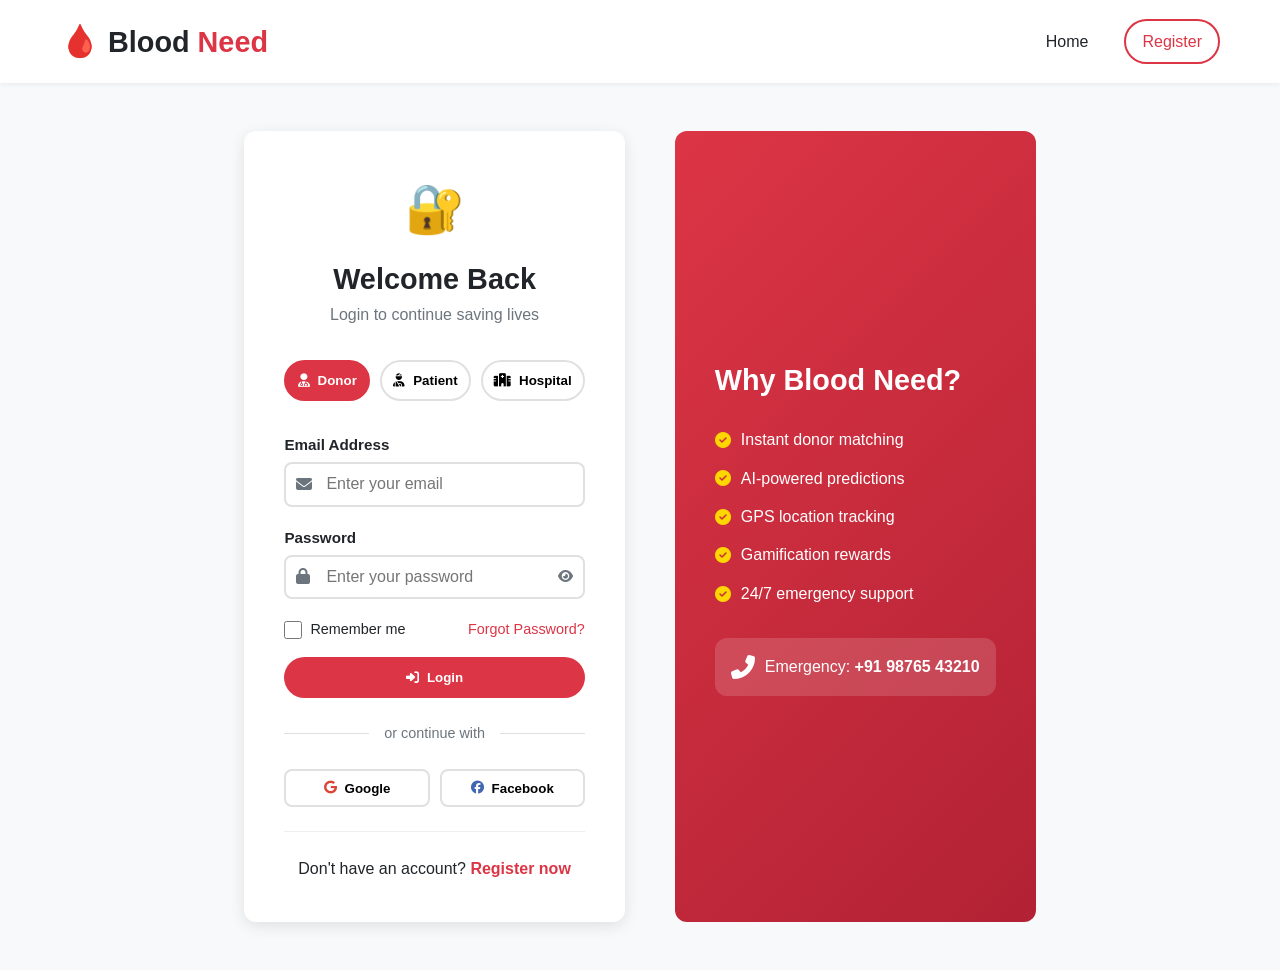
<file: BloodNeed-Frontend/pages/dashboard.html>
<!DOCTYPE html>
<html lang="en">
<head>
    <meta charset="UTF-8" />
    <meta name="viewport" content="width=device-width, initial-scale=1.0" />
    <title>Dashboard - Blood Need</title>
    
    <!-- CSS Files -->
    <link rel="stylesheet" href="../src/assets/css/style.css">  
    <link rel="stylesheet" href="../src/assets/css/responsive.css">
    <link rel="stylesheet" href="../src/assets/css/components.css">
    <link rel ="stylesheet" href="https://cdnjs.cloudflare.com/ajax/libs/font-awesome/6.4.0/css/all.min.css" />
</head>
<body>

    <!-- ==================== NAVIGATION ==================== -->
    <nav class="navbar dashboard-nav">
        <div class="container">
            <div class="navbar-brand">
                <a href="../index.html">
                    <span class="blood-icon">🩸</span>
                    Blood <span class="highlight">Need</span>
                </a>
            </div>
            
            <div class="navbar-links">
                <a href="dashboard.html" class="active">Dashboard</a>
                <a href="request-blood.html">Request</a>
                <a href="donor-matching.html">Matching</a>
                <div class="notification-wrapper">
                    <a href="#" class="notification-icon" onclick="toggleNotifications()">
                        <i class="fas fa-bell"></i>
                        <span class="notification-badge" id="notifBadge">3</span>
                    </a>
                    <div class="notification-dropdown" id="notifDropdown">
                        <div class="notif-header">Notifications</div>
                        <div class="notif-item">
                            <span class="notif-dot"></span>
                            New blood request in your area
                        </div>
                        <div class="notif-item">
                            <span class="notif-dot"></span>
                            You earned a new badge!
                        </div>
                        <div class="notif-item">
                            <span class="notif-dot"></span>
                            Donation drive this weekend
                        </div>
                    </div>
                </div>
                <div class="profile-dropdown">
                    <img src="https://ui-avatars.com/api/?name=John+Doe&background=DC3545&color=fff" alt="Profile" class="profile-avatar" />
                    <div class="dropdown-menu" id="profileMenu">
                        <a href="#">Profile</a>
                        <a href="#">Settings</a>
                        <a href="#" onclick="window.API.auth.logout(); return false;">Logout</a>
                    </div>
                </div>
            </div>
            
            <button class="hamburger" id="hamburger">
                <i class="fas fa-bars"></i>
            </button>
        </div>
    </nav>

    <!-- ==================== DASHBOARD CONTENT ==================== -->
    <div class="dashboard-container">
        <div class="container">
            <!-- Welcome Section -->
            <div class="welcome-section">
                <div>
                    <h2 class="welcome-message">Welcome back! 👋</h2>
                    <p id="welcomeSubtext">Loading your dashboard...</p>
                </div>
                <div class="availability-toggle" id="availabilitySection">
                    <label class="switch">
                        <input type="checkbox" id="availabilityToggle" checked />
                        <span class="slider"></span>
                    </label>
                    <span id="availabilityStatus" class="status-badge available">Available</span>
                </div>
            </div>

            <!-- Stats Cards -->
            <div class="stats-grid">
                <div class="stat-card">
                    <div class="stat-icon red"><i class="fas fa-heart"></i></div>
                    <div class="stat-info">
                        <span class="stat-value">12</span>
                        <span class="stat-label">Total Donations</span>
                    </div>
                </div>
                <div class="stat-card">
                    <div class="stat-icon blue"><i class="fas fa-trophy"></i></div>
                    <div class="stat-info">
                        <span class="stat-value">850</span>
                        <span class="stat-label">Points Earned</span>
                    </div>
                </div>
                <div class="stat-card">
                    <div class="stat-icon gold"><i class="fas fa-medal"></i></div>
                    <div class="stat-info">
                        <span class="stat-value">Silver</span>
                        <span class="stat-label">Badge Level</span>
                    </div>
                </div>
                <div class="stat-card">
                    <div class="stat-icon green"><i class="fas fa-clock"></i></div>
                    <div class="stat-info">
                        <span class="stat-value">2 min</span>
                        <span class="stat-label">Avg Response</span>
                    </div>
                </div>
            </div>

            <!-- Main Content -->
            <div class="dashboard-grid">
                <!-- Recent Activity -->
                <div class="dashboard-card">
                    <div class="card-header">
                        <h3 id="activityTitle">Recent Activity</h3>
                        <a href="#" class="view-all" id="activityViewAll">View All</a>
                    </div>
                    <div class="card-body" id="activityBody">
                        <div class="activity-item">
                            <div class="activity-icon">⏳</div>
                            <div class="activity-info">
                                <h4>Loading...</h4>
                                <p>Please wait</p>
                            </div>
                        </div>
                    </div>
                </div>

                <!-- Requests / Matches -->
                <div class="dashboard-card">
                    <div class="card-header">
                        <h3 id="requestsTitle">My Requests</h3>
                        <a href="request-blood.html" class="btn-primary btn-sm" id="newRequestBtn">New Request</a>
                    </div>
                    <div class="card-body" id="requestsBody">
                        <div class="request-item">
                            <div class="request-info">
                                <span class="blood-tag">--</span>
                                <div>
                                    <h4>Loading...</h4>
                                    <p>Please wait</p>
                                </div>
                            </div>
                        </div>
                    </div>
                </div>
            </div>

            <!-- Quick Actions -->
            <div class="quick-actions">
                <a href="request-blood.html" class="quick-action emergency">
                    <i class="fas fa-ambulance"></i>
                    <span>Emergency Request</span>
                </a>
                <a href="donor-matching.html" class="quick-action">
                    <i class="fas fa-search"></i>
                    <span>Find Donors</span>
                </a>
                <a href="#" class="quick-action">
                    <i class="fas fa-user-edit"></i>
                    <span>Update Profile</span>
                </a>
                <a href="#" class="quick-action">
                    <i class="fas fa-chart-line"></i>
                    <span>View Analytics</span>
                </a>
            </div>

            <!-- Leaderboard Preview (donor only) -->
            <div class="dashboard-card" id="leaderboardSection">
                <div class="card-header">
                    <h3>🏆 Your Gamification</h3>
                </div>
                <div class="card-body" id="leaderboardBody">
                    <div class="leaderboard-preview">
                        <div class="leaderboard-item gold">
                            <span class="rank">Tier</span>
                            <span class="name" id="gamTier">Bronze</span>
                            <span class="donations" id="gamPoints">0 points</span>
                        </div>
                    </div>
                </div>
            </div>
        </div>
    </div>

    <!-- Socket.IO -->
    <script src="https://cdn.socket.io/4.7.2/socket.io.min.js"></script>
    
    <script src="../src/assets/js/main.js"></script>
    <script src="../src/assets/js/utils.js"></script>
    <script src="../src/assets/js/api.js?v=2"></script>
    <script src="../src/assets/js/interactive.js?v=2"></script>
    <script>
        function getUserType() {
            return localStorage.getItem('user_type') || 'donor';
        }

        function renderEmptyState(container, message, icon = '📋') {
            container.innerHTML = `
                <div class="activity-item">
                    <div class="activity-icon">${icon}</div>
                    <div class="activity-info">
                        <h4>${message}</h4>
                        <p>No records yet</p>
                    </div>
                </div>`;
        }

        function renderRequestItem(req) {
            const level = (req.emergency_level || 'Normal').toLowerCase();
            return `
                <div class="request-item">
                    <div class="request-info">
                        <span class="blood-tag">${req.blood_group}</span>
                        <div>
                            <h4>${req.hospital_name}</h4>
                            <p>${req.emergency_level} • ${req.units_needed} unit(s) • ${req.status}</p>
                        </div>
                    </div>
                    <span class="emergency-badge ${level}">${req.emergency_level}</span>
                </div>`;
        }

        async function loadDonorDashboard() {
            document.getElementById('activityTitle').textContent = 'Recent Donations';
            document.getElementById('requestsTitle').textContent = 'Recent Matches';
            document.getElementById('newRequestBtn').style.display = 'none';
            document.getElementById('availabilitySection').style.display = 'flex';
            document.getElementById('leaderboardSection').style.display = 'block';

            const [profileRes, gamificationRes, historyRes] = await Promise.all([
                window.API.donor.getProfile(),
                window.API.donor.getGamification(),
                window.API.donor.getHistory()
            ]);

            if (profileRes.success) {
                const profile = profileRes.data;
                document.querySelector('.welcome-message').textContent = `Welcome back, ${profile.name}! 👋`;
                document.getElementById('welcomeSubtext').innerHTML =
                    `You've saved <strong>${profile.total_donations || 0}</strong> lives so far. Keep up the great work!`;

                const avatar = document.querySelector('.profile-avatar');
                if (avatar) {
                    avatar.src = `https://ui-avatars.com/api/?name=${encodeURIComponent(profile.name)}&background=DC3545&color=fff`;
                }

                const toggle = document.getElementById('availabilityToggle');
                const status = document.getElementById('availabilityStatus');
                toggle.checked = profile.is_available;
                status.textContent = profile.is_available ? 'Available' : 'Not Available';
                status.className = profile.is_available ? 'status-badge available' : 'status-badge not-available';

                const statValues = document.querySelectorAll('.stat-value');
                if (statValues[0]) statValues[0].textContent = profile.total_donations || 0;
            }

            if (gamificationRes.success) {
                const gam = gamificationRes.data;
                const statValues = document.querySelectorAll('.stat-value');
                if (statValues[1]) statValues[1].textContent = gam.points || 0;
                if (statValues[2]) statValues[2].textContent = gam.tier || 'Bronze';
                document.getElementById('gamTier').textContent = gam.tier || 'Bronze';
                document.getElementById('gamPoints').textContent = `${gam.points || 0} points`;
            }

            const activityBody = document.getElementById('activityBody');
            if (historyRes.success && historyRes.data.length > 0) {
                activityBody.innerHTML = historyRes.data.slice(0, 3).map(h => `
                    <div class="activity-item">
                        <div class="activity-icon">🩸</div>
                        <div class="activity-info">
                            <h4>Donation #${h.history_id}</h4>
                            <p>Request #${h.request_id} • ${new Date(h.donation_date).toLocaleDateString()}</p>
                        </div>
                        <span class="status-badge success">${h.status}</span>
                    </div>
                `).join('');
            } else {
                renderEmptyState(activityBody, 'No donations yet', '🩸');
            }

            renderEmptyState(document.getElementById('requestsBody'), 'No active matches', '🔍');
        }

        async function loadPatientDashboard() {
            document.getElementById('activityTitle').textContent = 'My Blood Requests';
            document.getElementById('requestsTitle').textContent = 'Active Requests';
            document.getElementById('newRequestBtn').style.display = 'inline-flex';
            document.getElementById('availabilitySection').style.display = 'none';
            document.getElementById('leaderboardSection').style.display = 'none';

            const storedUser = JSON.parse(localStorage.getItem('user_data') || '{}');
            document.querySelector('.welcome-message').textContent = `Welcome, ${storedUser.name || 'Patient'}! 👋`;
            document.getElementById('welcomeSubtext').textContent = 'Manage your blood requests and find matching donors.';

            const avatar = document.querySelector('.profile-avatar');
            if (avatar && storedUser.name) {
                avatar.src = `https://ui-avatars.com/api/?name=${encodeURIComponent(storedUser.name)}&background=DC3545&color=fff`;
            }

            const requestsRes = await window.API.patient.getRequests();
            const requests = requestsRes.success ? requestsRes.data : [];
            const pending = requests.filter(r => r.status === 'Pending' || r.status === 'Processing');
            const fulfilled = requests.filter(r => r.status === 'Fulfilled');

            const statValues = document.querySelectorAll('.stat-value');
            if (statValues[0]) statValues[0].textContent = requests.length;
            if (statValues[1]) statValues[1].textContent = pending.length;
            if (statValues[2]) statValues[2].textContent = fulfilled.length;
            if (statValues[3]) statValues[3].textContent = requests[0]?.emergency_level || '—';

            document.querySelectorAll('.stat-label')[0].textContent = 'Total Requests';
            document.querySelectorAll('.stat-label')[1].textContent = 'Pending';
            document.querySelectorAll('.stat-label')[2].textContent = 'Fulfilled';
            document.querySelectorAll('.stat-label')[3].textContent = 'Latest Priority';

            const activityBody = document.getElementById('activityBody');
            const requestsBody = document.getElementById('requestsBody');

            if (requests.length > 0) {
                activityBody.innerHTML = requests.slice(0, 3).map(r => `
                    <div class="activity-item">
                        <div class="activity-icon">🩸</div>
                        <div class="activity-info">
                            <h4>${r.blood_group} at ${r.hospital_name}</h4>
                            <p>${r.units_needed} unit(s) • ${new Date(r.request_time).toLocaleString()}</p>
                        </div>
                        <span class="status-badge ${r.status === 'Pending' ? 'pending' : 'success'}">${r.status}</span>
                    </div>
                `).join('');

                const displayRequests = pending.length > 0 ? pending : requests;
                requestsBody.innerHTML = displayRequests.slice(0, 3).map(renderRequestItem).join('');

                if (requests[0]?.request_id) {
                    localStorage.setItem('current_request_id', requests[0].request_id);
                }
            } else {
                renderEmptyState(activityBody, 'No blood requests yet', '📋');
                requestsBody.innerHTML = `
                    <div class="request-item">
                        <div class="request-info">
                            <span class="blood-tag">+</span>
                            <div>
                                <h4>No requests yet</h4>
                                <p>Create your first blood request</p>
                            </div>
                        </div>
                    </div>`;
            }
        }

        async function loadHospitalDashboard() {
            document.getElementById('activityTitle').textContent = 'Hospital Requests';
            document.getElementById('requestsTitle').textContent = 'Actions';
            document.getElementById('newRequestBtn').href = 'request-blood.html';
            document.getElementById('newRequestBtn').textContent = 'Create Request';
            document.getElementById('newRequestBtn').style.display = 'inline-block';
            document.getElementById('availabilitySection').style.display = 'none';
            document.getElementById('leaderboardSection').style.display = 'none';
            
            // Fetch stats and requests
            const [statsRes, requestsRes] = await Promise.all([
                window.API.hospital.getResponseStats(),
                window.API.hospital.getRequests()
            ]);
            
            // Update stats cards
            const statValues = document.querySelectorAll('.stat-value');
            const statLabels = document.querySelectorAll('.stat-label');
            
            if (statsRes.success) {
                const stats = statsRes.data;
                statValues[0].textContent = stats.total_accepted || 0;
                statLabels[0].textContent = 'Total Accepted';
                
                statValues[1].textContent = `${stats.average_response_time_seconds || 0}s`;
                statLabels[1].textContent = 'Avg Response Time';
                
                statValues[2].textContent = stats.total_rejected || 0;
                statLabels[2].textContent = 'Total Rejected';
                
                statValues[3].textContent = stats.sample_size || 0;
                statLabels[3].textContent = 'Sample Size';
            }
            
            // Render hospital requests
            const activityBody = document.getElementById('activityBody');
            if (requestsRes.success && requestsRes.data.length > 0) {
                activityBody.innerHTML = requestsRes.data.map(r => {
                    const level = (r.emergency_level || 'Normal').toLowerCase();
                    return `
                        <div class="activity-item">
                            <div class="activity-icon">🏥</div>
                            <div class="activity-info">
                                <h4>${r.blood_group} request for ${r.units_needed} units</h4>
                                <p>Status: ${r.status} • Level: ${r.emergency_level}</p>
                            </div>
                            <span class="emergency-badge ${level}">${r.emergency_level}</span>
                        </div>
                    `;
                }).join('');
                
                // Render Actions card
                const requestsBody = document.getElementById('requestsBody');
                requestsBody.innerHTML = `
                    <div class="hospital-verification-box" style="padding:10px 0;">
                        <h4 style="margin-bottom:10px;">Verify Donor OTP</h4>
                        <div class="form-group" style="margin-bottom:10px;">
                            <input type="number" id="verifyRequestId" placeholder="Request ID" class="form-control" style="width:100%;padding:8px;margin-bottom:8px;border:1px solid #ddd;border-radius:4px;" />
                            <input type="number" id="verifyDonorId" placeholder="Donor ID" class="form-control" style="width:100%;padding:8px;margin-bottom:8px;border:1px solid #ddd;border-radius:4px;" />
                            <input type="text" id="verifyOtp" placeholder="6-digit OTP" class="form-control" style="width:100%;padding:8px;margin-bottom:8px;border:1px solid #ddd;border-radius:4px;" />
                        </div>
                        <button class="btn-primary" onclick="verifyDonorDonation()" style="width:100%;padding:10px;background:#28A745;color:white;border:none;border-radius:4px;cursor:pointer;">
                            <i class="fas fa-check-circle"></i> Verify Donation
                        </button>
                    </div>
                `;
            } else {
                renderEmptyState(activityBody, 'No pending hospital requests', '🏥');
                document.getElementById('requestsBody').innerHTML = '<p style="color:#6c757d;text-align:center;padding:20px;">No verification actions needed</p>';
            }
            
            // Update profile avatar and name
            const user_data = JSON.parse(localStorage.getItem('user_data') || '{}');
            if (user_data.name) {
                document.querySelector('.welcome-message').textContent = `Welcome, ${user_data.name}! 👋`;
                document.getElementById('welcomeSubtext').textContent = 'Hospital dashboard. Manage requests and verify donor OTPs.';
                const avatar = document.querySelector('.profile-avatar');
                if (avatar) {
                    avatar.src = `https://ui-avatars.com/api/?name=${encodeURIComponent(user_data.name)}&background=28A745&color=fff`;
                }
            }
        }

        async function verifyDonorDonation() {
            const requestId = document.getElementById('verifyRequestId').value;
            const donorId = document.getElementById('verifyDonorId').value;
            const otp = document.getElementById('verifyOtp').value;
            
            if (!requestId || !donorId || !otp) {
                showNotification('Please fill in all fields', 'warning');
                return;
            }
            
            try {
                const response = await window.API.hospital.verifyDonation(
                    parseInt(requestId),
                    parseInt(donorId),
                    otp
                );
                
                if (response.success) {
                    showNotification(response.message, 'success');
                    setTimeout(() => { location.reload(); }, 1500);
                } else {
                    showNotification(response.message || 'Verification failed', 'error');
                }
            } catch (err) {
                showNotification('Verification failed', 'error');
            }
        }

        document.addEventListener('DOMContentLoaded', async function() {
            if (!window.API || !window.API.api) {
                showNotification('API not loaded. Please refresh the page.', 'error');
                console.error('API not available:', window.API);
                return;
            }
            
            const token = window.API.api.getToken();
            if (!token) {
                window.location.href = 'login.html';
                return;
            }

            try {
                const userType = getUserType();
                if (userType === 'patient') {
                    await loadPatientDashboard();
                } else if (userType === 'hospital') {
                    await loadHospitalDashboard();
                } else {
                    await loadDonorDashboard();
                }
            } catch (error) {
                if (error.status === 401) {
                    window.location.href = 'login.html';
                } else {
                    showNotification('Failed to load dashboard data', 'error');
                }
            }
        });
        
        // Availability toggle (donor only)
        document.getElementById('availabilityToggle').addEventListener('change', async function() {
            if (getUserType() !== 'donor') return;

            const status = document.getElementById('availabilityStatus');
            const available = this.checked;
            
            try {
                const response = await window.API.donor.updateAvailability(available);
                if (response.success) {
                    status.textContent = available ? 'Available' : 'Not Available';
                    status.className = available ? 'status-badge available' : 'status-badge not-available';
                    showNotification(response.message, 'success');
                }
            } catch (error) {
                this.checked = !available;
                showNotification('Failed to update availability', 'error');
            }
        });
        
        function toggleNotifications() {
            document.getElementById('notifDropdown').classList.toggle('show');
        }
        
        document.querySelector('.profile-dropdown').addEventListener('click', function(e) {
            e.stopPropagation();
            document.getElementById('profileMenu').classList.toggle('show');
        });
        
        document.addEventListener('click', function() {
            document.getElementById('notifDropdown').classList.remove('show');
            document.getElementById('profileMenu').classList.remove('show');
        });
    </script>
</body>
</html>
</file>
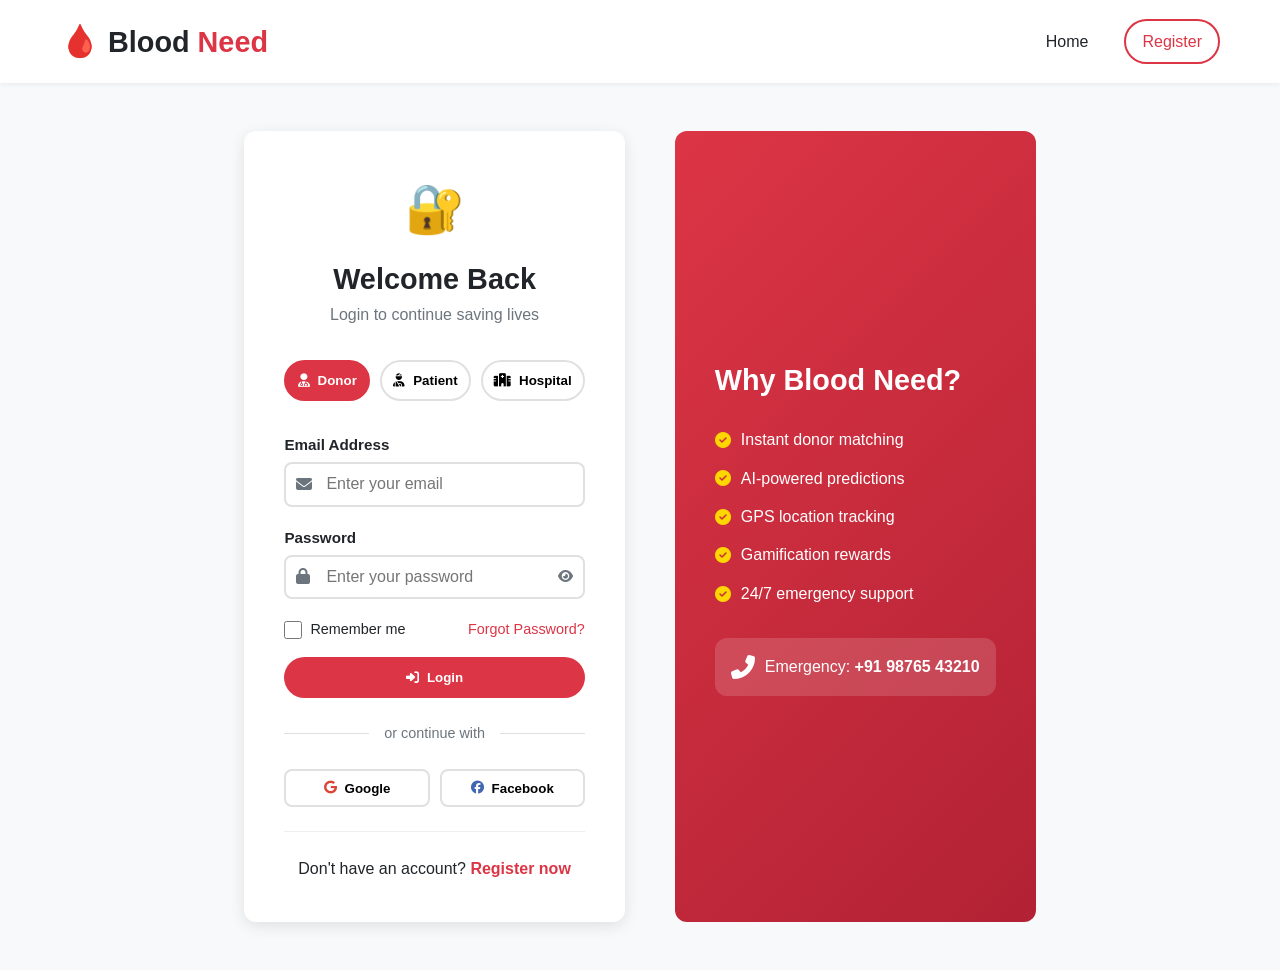
<file: BloodNeed-Frontend/pages/login.html>
<!DOCTYPE html>
<html lang="en">
<head>
    <meta charset="UTF-8" />
    <meta name="viewport" content="width=device-width, initial-scale=1.0" />
    <title>Login - Blood Need</title>
    
    <link rel="stylesheet" href="../src/assets/css/style.css">
    <link rel="stylesheet" href="../src/assets/css/responsive.css">
    <link rel="stylesheet" href="../src/assets/css/components.css">
    <link rel="stylesheet" href="https://cdnjs.cloudflare.com/ajax/libs/font-awesome/6.4.0/css/all.min.css" />
</head>
<body>

    <!-- ==================== NAVIGATION ==================== -->
    <nav class="navbar navbar-minimal">
        <div class="container">
            <div class="navbar-brand">
                <a href="../index.html">
                    <span class="blood-icon">🩸</span>
                    Blood <span class="highlight">Need</span>
                </a>
            </div>
            <div class="navbar-links">
                <a href="../index.html">Home</a>
                <a href="register.html" class="btn-outline">Register</a>
            </div>
        </div>
    </nav>

    <!-- ==================== LOGIN SECTION ==================== -->
    <section class="auth-section">
        <div class="container">
            <div class="auth-container">
                <div class="auth-card">
                    <div class="auth-header">
                        <div class="auth-icon">🔐</div>
                        <h2>Welcome Back</h2>
                        <p>Login to continue saving lives</p>
                    </div>
                    
                    <!-- User Type Toggle -->
                    <div class="user-type-toggle">
                        <button class="type-btn active" data-type="donor">
                            <i class="fas fa-user-md"></i> Donor
                        </button>
                        <button class="type-btn" data-type="patient">
                            <i class="fas fa-user-injured"></i> Patient
                        </button>
                        <button class="type-btn" data-type="hospital">
                            <i class="fas fa-hospital"></i> Hospital
                        </button>
                    </div>
                    
                    <!-- Login Form -->
                    <form id="loginForm" class="auth-form">
                        <div class="form-group">
                            <label for="email">Email Address</label>
                            <div class="input-group">
                                <span class="input-icon"><i class="fas fa-envelope"></i></span>
                                <input type="email" id="email" placeholder="Enter your email" required />
                            </div>
                        </div>
                        
                        <div class="form-group">
                            <label for="password">Password</label>
                            <div class="input-group">
                                <span class="input-icon"><i class="fas fa-lock"></i></span>
                                <input type="password" id="password" placeholder="Enter your password" required />
                                <button type="button" class="toggle-password" onclick="togglePassword()">
                                    <i class="fas fa-eye"></i>
                                </button>
                            </div>
                        </div>
                        
                        <div class="form-options">
                            <label class="checkbox-label">
                                <input type="checkbox" id="rememberMe" />
                                <span>Remember me</span>
                            </label>
                            <a href="#" class="forgot-password">Forgot Password?</a>
                        </div>
                        
                        <button type="submit" class="btn-primary btn-full">
                            <i class="fas fa-sign-in-alt"></i> Login
                        </button>
                    </form>
                    
                    <div class="auth-divider">
                        <span>or continue with</span>
                    </div>
                    
                    <div class="social-login">
                        <button class="social-btn google">
                            <i class="fab fa-google"></i> Google
                        </button>
                        <button class="social-btn facebook">
                            <i class="fab fa-facebook"></i> Facebook
                        </button>
                    </div>
                    
                    <div class="auth-footer">
                        <p>Don't have an account? <a href="register.html">Register now</a></p>
                    </div>
                </div>
                
                <!-- Right Side Info -->
                <div class="auth-info">
                    <div class="auth-info-content">
                        <h3>Why Blood Need?</h3>
                        <ul>
                            <li><i class="fas fa-check-circle"></i> Instant donor matching</li>
                            <li><i class="fas fa-check-circle"></i> AI-powered predictions</li>
                            <li><i class="fas fa-check-circle"></i> GPS location tracking</li>
                            <li><i class="fas fa-check-circle"></i> Gamification rewards</li>
                            <li><i class="fas fa-check-circle"></i> 24/7 emergency support</li>
                        </ul>
                        <div class="emergency-contact">
                            <i class="fas fa-phone-alt"></i>
                            <span>Emergency: <strong>+91 98765 43210</strong></span>
                        </div>
                    </div>
                </div>
            </div>
        </div>
    </section>

    <script src="../src/assets/js/main.js"></script>
    <script src="../src/assets/js/utils.js"></script>   
    <script src="../src/assets/js/api.js?v=2"></script>
    <script src="../src/assets/js/interactive.js?v=2"></script>
    <script>
        // User type toggle
        document.querySelectorAll('.type-btn').forEach(btn => {
            btn.addEventListener('click', function() {
                document.querySelectorAll('.type-btn').forEach(b => b.classList.remove('active'));
                this.classList.add('active');
                document.getElementById('loginForm').dataset.userType = this.dataset.type;
            });
        });
        
        // Form submission
        document.getElementById('loginForm').addEventListener('submit', async function(e) {
            e.preventDefault();
            
            // Check if API is loaded
            if (!window.API || !window.API.auth) {
                showNotification('API not loaded. Please refresh the page.', 'error');
                console.error('API not available:', window.API);
                return;
            }
            
            const email = document.getElementById('email').value;
            const password = document.getElementById('password').value;
            const remember = document.getElementById('rememberMe').checked;
            const submitBtn = this.querySelector('button[type="submit"]');
            
            if (!email || !password) return;
            
            submitBtn.disabled = true;
            submitBtn.innerHTML = '<i class="fas fa-spinner fa-spin"></i> Logging in...';
            
            try {
                const response = await window.API.auth.login(email, password, remember);
                if (response.success) {
                    showNotification('Login successful! Redirecting...', 'success');
                    const userType = response.data.user_type || localStorage.getItem('user_type');
                    setTimeout(() => {
                        window.location.href = 'dashboard.html';
                    }, 1000);
                } else {
                    showNotification(response.message || 'Login failed', 'error');
                }
            } catch (error) {
                console.error('Login error:', error);
                const message = error.message === 'Failed to fetch'
                    ? 'Cannot reach server. Start the backend with: python run.py'
                    : (error.message || 'Login failed. Please check your credentials.');
                showNotification(message, 'error');
            } finally {
                submitBtn.disabled = false;
                submitBtn.innerHTML = '<i class="fas fa-sign-in-alt"></i> Login';
            }
        });
        
        // Toggle password visibility
        function togglePassword() {
            const password = document.getElementById('password');
            const icon = document.querySelector('.toggle-password i');
            if (password.type === 'password') {
                password.type = 'text';
                icon.className = 'fas fa-eye-slash';
            } else {
                password.type = 'password';
                icon.className = 'fas fa-eye';
            }
        }
    </script>
</body>
</html>
</file>
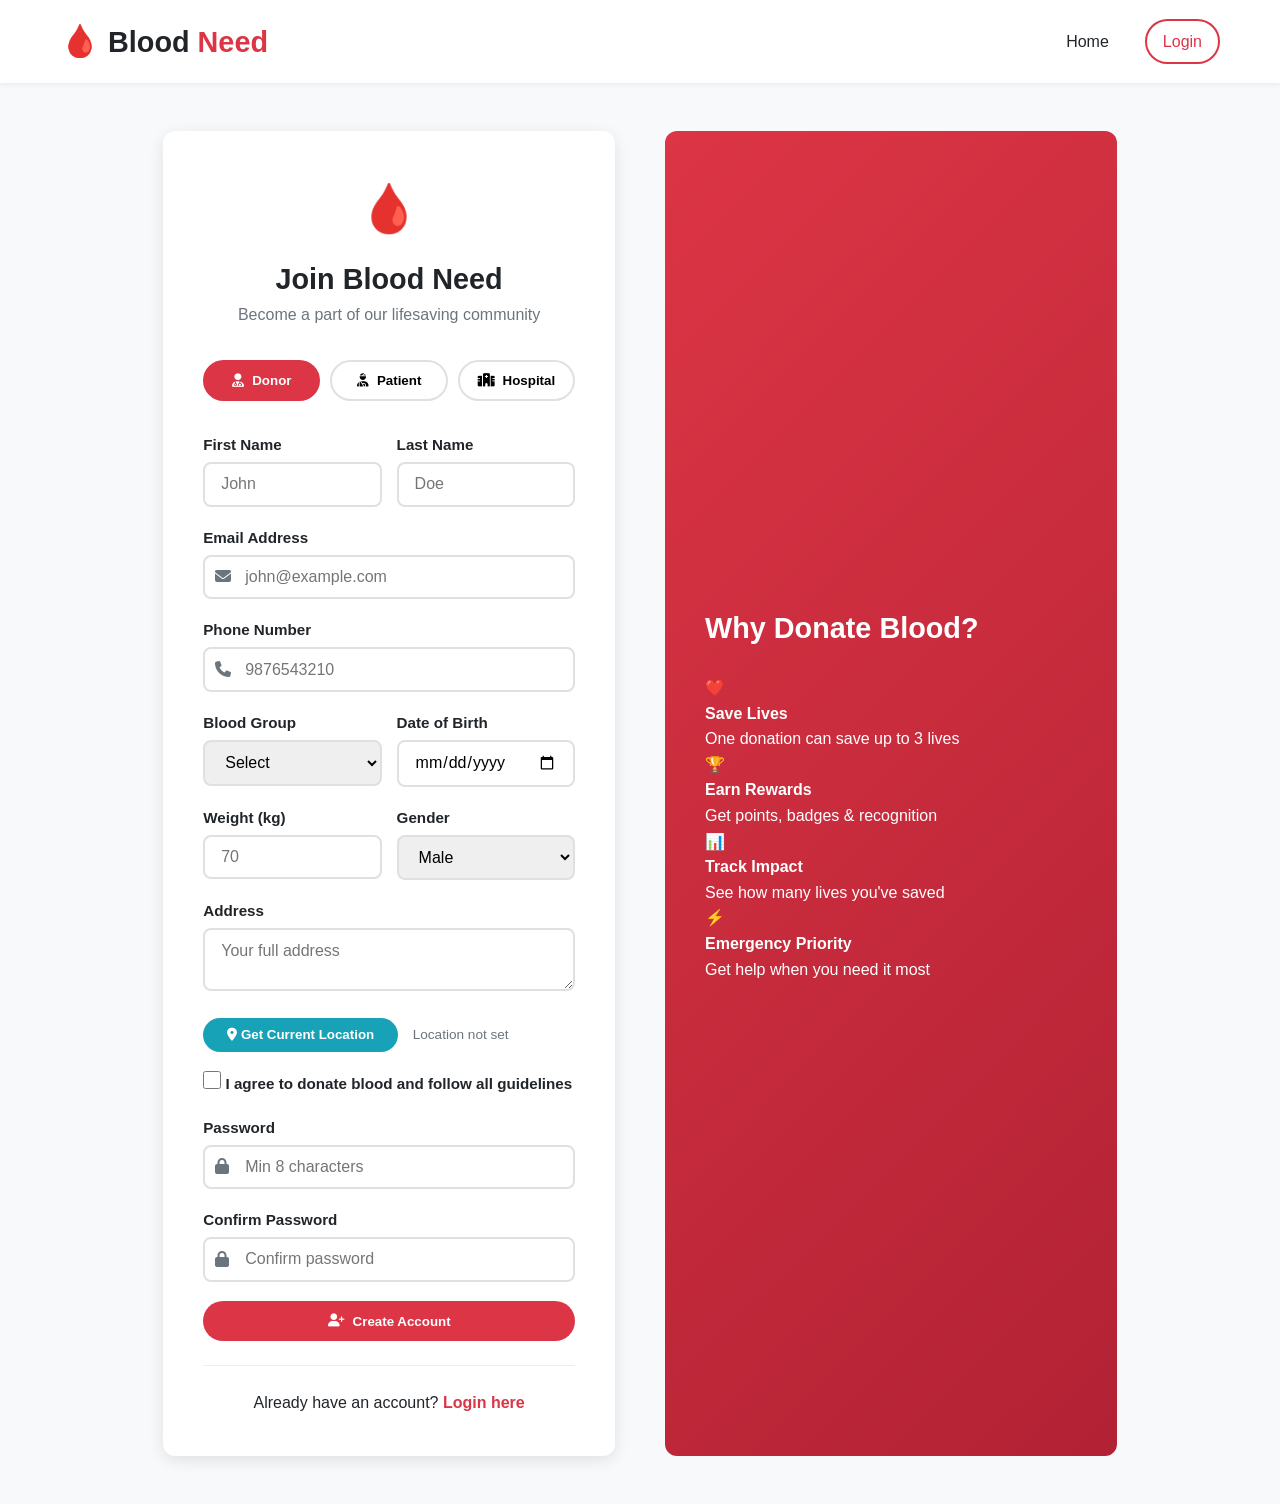
<file: BloodNeed-Frontend/pages/register.html>
<!DOCTYPE html>
<html lang="en">
<head>
    <meta charset="UTF-8" />
    <meta name="viewport" content="width=device-width, initial-scale=1.0" />
    <title>Register - Blood Need</title>
    
    <!-- CSS Files -->
    <link rel="stylesheet" href="../src/assets/css/style.css">
    <link rel="stylesheet" href="../src/assets/css/responsive.css">
    <link rel="stylesheet" href="../src/assets/css/components.css">
    <link rel="stylesheet" href="https://cdnjs.cloudflare.com/ajax/libs/font-awesome/6.4.0/css/all.min.css" />
</head>
<body>

    <!-- ==================== NAVIGATION ==================== -->
    <nav class="navbar navbar-minimal">
        <div class="container">
            <div class="navbar-brand">
                <a href="../index.html">
                    <span class="blood-icon">🩸</span>
                    Blood <span class="highlight">Need</span>
                </a>
            </div>
            <div class="navbar-links">
                <a href="../index.html">Home</a>
                <a href="login.html" class="btn-outline">Login</a>
            </div>
        </div>
    </nav>

    <!-- ==================== REGISTER SECTION ==================== -->
    <section class="auth-section register-section">
        <div class="container">
            <div class="auth-container">
                <div class="auth-card">
                    <div class="auth-header">
                        <div class="auth-icon">🩸</div>
                        <h2>Join Blood Need</h2>
                        <p>Become a part of our lifesaving community</p>
                    </div>
                    
                    <!-- User Type Selection -->
                    <div class="user-type-toggle">
                        <button class="type-btn active" data-type="donor">
                            <i class="fas fa-user-md"></i> Donor
                        </button>
                        <button class="type-btn" data-type="patient">
                            <i class="fas fa-user-injured"></i> Patient
                        </button>
                        <button class="type-btn" data-type="hospital">
                            <i class="fas fa-hospital"></i> Hospital
                        </button>
                    </div>
                    
                    <!-- Registration Form -->
                    <form id="registerForm" class="auth-form">
                        <!-- Personal Information -->
                        <div class="form-row">
                            <div class="form-group half">
                                <label for="firstName">First Name</label>
                                <input type="text" id="firstName" placeholder="John" required />
                            </div>
                            <div class="form-group half">
                                <label for="lastName">Last Name</label>
                                <input type="text" id="lastName" placeholder="Doe" required />
                            </div>
                        </div>
                        
                        <div class="form-group">
                            <label for="email">Email Address</label>
                            <div class="input-group">
                                <span class="input-icon"><i class="fas fa-envelope"></i></span>
                                <input type="email" id="email" placeholder="john@example.com" required />
                            </div>
                        </div>
                        
                        <div class="form-group">
                            <label for="phone">Phone Number</label>
                            <div class="input-group">
                                <span class="input-icon"><i class="fas fa-phone"></i></span>
                                <input type="tel" id="phone" placeholder="9876543210" required />
                            </div>
                        </div>
                        
                        <!-- Patient Specific Fields -->
                        <div id="patientFields" class="conditional-fields" style="display:none;">
                            <div class="form-row">
                                <div class="form-group half">
                                    <label for="patientBloodGroup">Blood Group</label>
                                    <select id="patientBloodGroup">
                                        <option value="">Select</option>
                                        <option value="A+">A+</option>
                                        <option value="A-">A-</option>
                                        <option value="B+">B+</option>
                                        <option value="B-">B-</option>
                                        <option value="AB+">AB+</option>
                                        <option value="AB-">AB-</option>
                                        <option value="O+">O+</option>
                                        <option value="O-">O-</option>
                                    </select>
                                </div>
                                <div class="form-group half">
                                    <label for="patientHospital">Hospital Name</label>
                                    <input type="text" id="patientHospital" placeholder="City Hospital" />
                                </div>
                            </div>
                        </div>
                        
                        <!-- Donor Specific Fields -->
                        <div id="donorFields" class="conditional-fields">
                            <div class="form-row">
                                <div class="form-group half">
                                    <label for="bloodGroup">Blood Group</label>
                                    <select id="bloodGroup" required>
                                        <option value="">Select</option>
                                        <option value="A+">A+</option>
                                        <option value="A-">A-</option>
                                        <option value="B+">B+</option>
                                        <option value="B-">B-</option>
                                        <option value="AB+">AB+</option>
                                        <option value="AB-">AB-</option>
                                        <option value="O+">O+</option>
                                        <option value="O-">O-</option>
                                    </select>
                                </div>
                                <div class="form-group half">
                                    <label for="dob">Date of Birth</label>
                                    <input type="date" id="dob" required />
                                </div>
                            </div>
                            
                            <div class="form-row">
                                <div class="form-group half">
                                    <label for="weight">Weight (kg)</label>
                                    <input type="number" id="weight" placeholder="70" min="45" required />
                                </div>
                                <div class="form-group half">
                                    <label for="gender">Gender</label>
                                    <select id="gender">
                                        <option value="Male">Male</option>
                                        <option value="Female">Female</option>
                                        <option value="Other">Other</option>
                                    </select>
                                </div>
                            </div>
                            
                            <div class="form-group">
                                <label for="address">Address</label>
                                <textarea id="address" placeholder="Your full address" rows="2"></textarea>
                            </div>
                            
                            <div class="form-group">
                                <button type="button" class="btn-location" onclick="getLocation()">
                                    <i class="fas fa-map-marker-alt"></i> Get Current Location
                                </button>
                                <span id="locationStatus" class="location-status">Location not set</span>
                            </div>
                            
                            <div class="form-group">
                                <label class="checkbox-label">
                                    <input type="checkbox" id="terms" required />
                                    <span>I agree to donate blood and follow all guidelines</span>
                                </label>
                            </div>
                        </div>
                        
                        <!-- Password -->
                        <div class="form-group">
                            <label for="password">Password</label>
                            <div class="input-group">
                                <span class="input-icon"><i class="fas fa-lock"></i></span>
                                <input type="password" id="password" placeholder="Min 8 characters" required />
                            </div>
                            <div class="password-strength" id="passwordStrength"></div>
                        </div>
                        
                        <div class="form-group">
                            <label for="confirmPassword">Confirm Password</label>
                            <div class="input-group">
                                <span class="input-icon"><i class="fas fa-lock"></i></span>
                                <input type="password" id="confirmPassword" placeholder="Confirm password" required />
                            </div>
                        </div>
                        
                        <button type="submit" class="btn-primary btn-full">
                            <i class="fas fa-user-plus"></i> Create Account
                        </button>
                    </form>
                    
                    <div class="auth-footer">
                        <p>Already have an account? <a href="login.html">Login here</a></p>
                    </div>
                </div>
                
                <!-- Right Side Info -->
                <div class="auth-info">
                    <div class="auth-info-content">
                        <h3>Why Donate Blood?</h3>
                        <div class="donor-benefits">
                            <div class="benefit-item">
                                <span class="benefit-icon">❤️</span>
                                <div>
                                    <h4>Save Lives</h4>
                                    <p>One donation can save up to 3 lives</p>
                                </div>
                            </div>
                            <div class="benefit-item">
                                <span class="benefit-icon">🏆</span>
                                <div>
                                    <h4>Earn Rewards</h4>
                                    <p>Get points, badges & recognition</p>
                                </div>
                            </div>
                            <div class="benefit-item">
                                <span class="benefit-icon">📊</span>
                                <div>
                                    <h4>Track Impact</h4>
                                    <p>See how many lives you've saved</p>
                                </div>
                            </div>
                            <div class="benefit-item">
                                <span class="benefit-icon">⚡</span>
                                <div>
                                    <h4>Emergency Priority</h4>
                                    <p>Get help when you need it most</p>
                                </div>
                            </div>
                        </div>
                    </div>
                </div>
            </div>
        </div>
    </section>

    <script src="../src/assets/js/main.js"></script>
    <script src="../src/assets/js/utils.js"></script>
    <script src="../src/assets/js/api.js?v=2"></script>
    <script src="../src/assets/js/interactive.js?v=2"></script>
    <script>
        // User type toggle
        document.querySelectorAll('.type-btn').forEach(btn => {
            btn.addEventListener('click', function() {
                document.querySelectorAll('.type-btn').forEach(b => b.classList.remove('active'));
                this.classList.add('active');
                
                const type = this.dataset.type;
                document.getElementById('donorFields').style.display = type === 'donor' ? 'block' : 'none';
                document.getElementById('patientFields').style.display = type === 'patient' ? 'block' : 'none';
                document.getElementById('registerForm').dataset.userType = type;
                
                // Hospital dynamic fields UI adjustment
                const firstNameInput = document.getElementById('firstName');
                const lastNameInput = document.getElementById('lastName');
                const firstNameLabel = firstNameInput.previousElementSibling;
                const lastNameGroup = lastNameInput.parentElement;
                
                if (type === 'hospital') {
                    firstNameLabel.textContent = 'Hospital Name';
                    firstNameInput.placeholder = 'City Hospital';
                    lastNameGroup.style.display = 'none';
                    lastNameInput.required = false;
                } else {
                    firstNameLabel.textContent = 'First Name';
                    firstNameInput.placeholder = 'John';
                    lastNameGroup.style.display = 'block';
                    lastNameInput.required = true;
                }
            });
        });
        document.getElementById('registerForm').dataset.userType = 'donor';
        
        let userLocation = null;
        
        // Password strength
        document.getElementById('password').addEventListener('input', function() {
            const strength = checkPasswordStrength(this.value);
            document.getElementById('passwordStrength').textContent = strength;
            document.getElementById('passwordStrength').className = 'password-strength ' +
                (strength === 'Weak' ? 'weak' : strength === 'Medium' ? 'medium' : 'strong');
        });

        function normalizePhone(phone) {
            return phone.replace(/\D/g, '').slice(-10);
        }
        
        // Form submission
        document.getElementById('registerForm').addEventListener('submit', async function(e) {
            e.preventDefault();
            
            // Check if API is loaded
            if (!window.API || !window.API.auth) {
                showNotification('API not loaded. Please refresh the page.', 'error');
                console.error('API not available:', window.API);
                return;
            }
            
            const password = document.getElementById('password').value;
            const confirm = document.getElementById('confirmPassword').value;
            const userType = this.dataset.userType || 'donor';
            const submitBtn = this.querySelector('button[type="submit"]');
            
            if (password !== confirm) {
                showNotification('Passwords do not match!', 'error');
                return;
            }
            
            if (password.length < 8) {
                showNotification('Password must be at least 8 characters!', 'error');
                return;
            }
            
            const name = `${document.getElementById('firstName').value} ${document.getElementById('lastName').value}`.trim();
            const email = document.getElementById('email').value.trim();
            const phone = normalizePhone(document.getElementById('phone').value);

            if (!validateEmail(email)) {
                showNotification('Please enter a valid email address.', 'error');
                return;
            }

            if (!validatePhone(phone)) {
                showNotification('Phone must be 10 digits starting with 6, 7, 8, or 9.', 'error');
                return;
            }

            if (userType === 'donor' && !document.getElementById('bloodGroup').value) {
                showNotification('Please select your blood group.', 'error');
                return;
            }
            
            submitBtn.disabled = true;
            submitBtn.innerHTML = '<i class="fas fa-spinner fa-spin"></i> Creating Account...';
            
            try {
                let response;
                if (userType === 'patient') {
                    response = await window.API.auth.registerPatient({
                        name,
                        email,
                        phone,
                        password,
                        blood_group: document.getElementById('patientBloodGroup').value || null,
                        hospital_name: document.getElementById('patientHospital').value || null
                    });
                } else if (userType === 'donor') {
                    response = await window.API.auth.registerDonor({
                        name,
                        email,
                        phone,
                        password,
                        blood_group: document.getElementById('bloodGroup').value,
                        date_of_birth: document.getElementById('dob').value || null,
                        weight: document.getElementById('weight').value || null,
                        latitude: userLocation?.lat || null,
                        longitude: userLocation?.lng || null
                    });
                } else if (userType === 'hospital') {
                    response = await window.API.auth.registerHospital({
                        name,
                        email,
                        phone,
                        password
                    });
                }
                
                if (response.success) {
                    showNotification('Registration successful! Redirecting...', 'success');
                    setTimeout(() => {
                        window.location.href = userType === 'patient' ? 'request-blood.html' : 'dashboard.html';
                    }, 1000);
                } else {
                    showNotification(response.message || 'Registration failed', 'error');
                }
            } catch (error) {
                console.error('Registration error:', error);
                const message = error.message === 'Failed to fetch'
                    ? 'Cannot reach server. Start the backend with: python run.py'
                    : (error.message || 'Registration failed. Please try again.');
                showNotification(message, 'error');
            } finally {
                submitBtn.disabled = false;
                submitBtn.innerHTML = '<i class="fas fa-user-plus"></i> Create Account';
            }
        });
        
        // Get location
        function getLocation() {
            if (navigator.geolocation) {
                document.getElementById('locationStatus').textContent = 'Getting location...';
                navigator.geolocation.getCurrentPosition(
                    position => {
                        userLocation = { lat: position.coords.latitude, lng: position.coords.longitude };
                        document.getElementById('locationStatus').innerHTML = 
                            `✅ Location set: ${userLocation.lat.toFixed(6)}, ${userLocation.lng.toFixed(6)}`;
                    },
                    error => {
                        document.getElementById('locationStatus').textContent = '❌ ' + error.message;
                    }
                );
            } else {
                alert('Geolocation is not supported by your browser');
            }
        }
    </script>
</body>
</html>
</file>
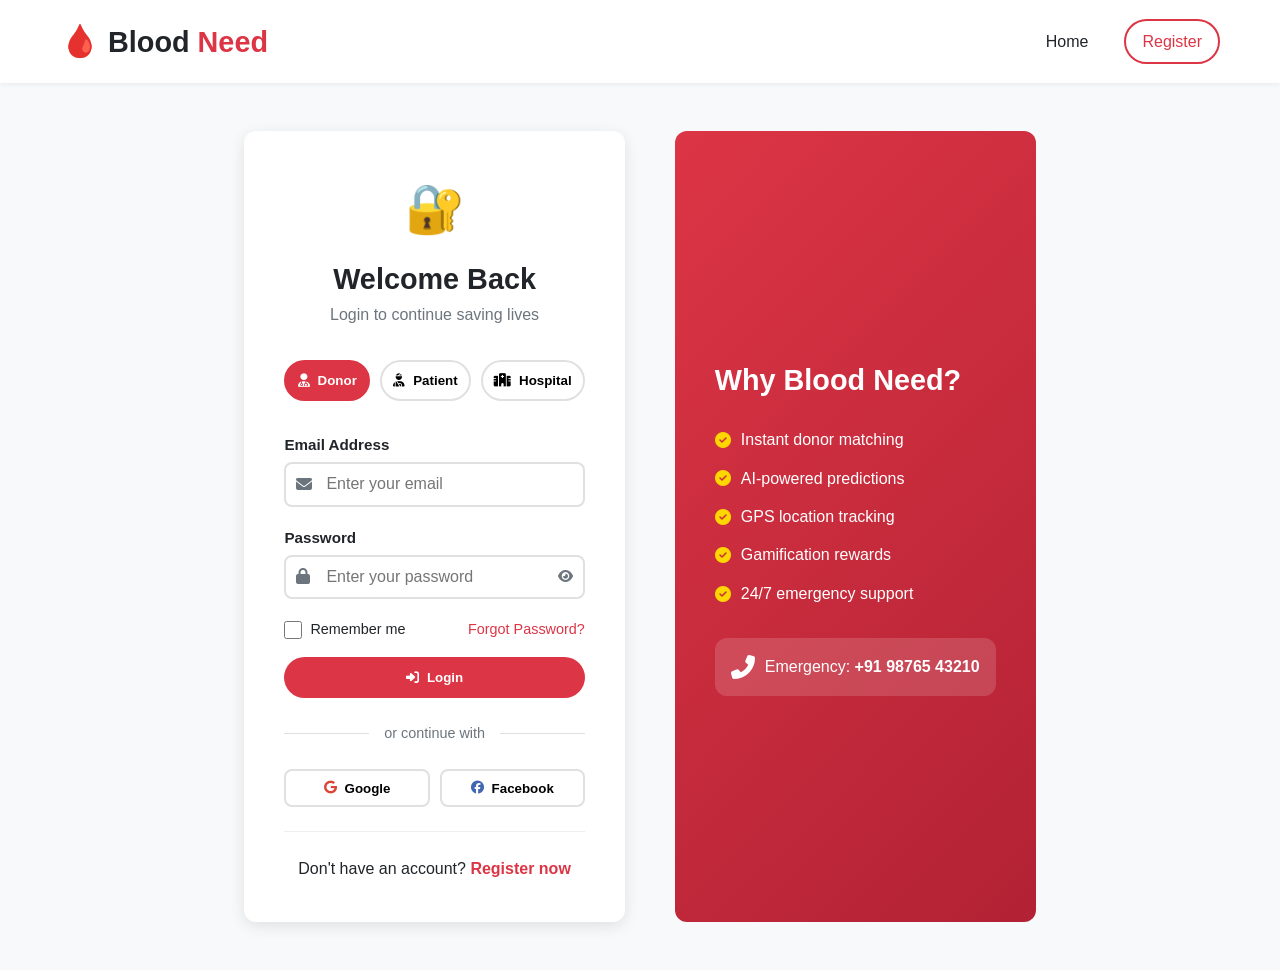
<file: BloodNeed-Frontend/pages/request-blood.html>
<!DOCTYPE html>
<html lang="en">
<head>
    <meta charset="UTF-8" />
    <meta name="viewport" content="width=device-width, initial-scale=1.0" />
    <title>Request Blood - Blood Need</title>
    
    <link rel="stylesheet" href="../src/assets/css/style.css">
    <link rel="stylesheet" href="../src/assets/css/responsive.css">
    <link rel="stylesheet" href="../src/assets/css/components.css">
    <link rel="stylesheet" href="https://cdnjs.cloudflare.com/ajax/libs/font-awesome/6.4.0/css/all.min.css" />
</head>
<body>

    <!-- ==================== NAVIGATION ==================== -->
    <nav class="navbar dashboard-nav">
        <div class="container">
            <div class="navbar-brand">
                <a href="../index.html">
                    <span class="blood-icon">🩸</span>
                    Blood <span class="highlight">Need</span>
                </a>
            </div>
            <div class="navbar-links">
                <a href="dashboard.html">Dashboard</a>
                <a href="request-blood.html" class="active">Request</a>
                <a href="donor-matching.html">Matching</a>
            </div>
        </div>
    </nav>

    <!-- ==================== REQUEST FORM ==================== -->
    <section class="request-section">
        <div class="container">
            <div class="page-header">
                <h1><i class="fas fa-hand-holding-heart"></i> Request Blood</h1>
                <p>Fill in the details to request blood for emergency or regular need</p>
            </div>
            
            <div class="request-container">
                <form id="requestForm" class="request-form">
                    <!-- Emergency Level -->
                    <div class="form-section">
                        <h3>Emergency Level</h3>
                        <div class="emergency-levels">
                            <label class="emergency-option">
                                <input type="radio" name="emergency" value="normal" checked />
                                <div class="emergency-card normal">
                                    <i class="fas fa-check-circle"></i>
                                    <span>Normal</span>
                                    <small>Regular request</small>
                                </div>
                            </label>
                            <label class="emergency-option">
                                <input type="radio" name="emergency" value="urgent" />
                                <div class="emergency-card urgent">
                                    <i class="fas fa-exclamation-circle"></i>
                                    <span>Urgent</span>
                                    <small>Needs attention</small>
                                </div>
                            </label>
                            <label class="emergency-option">
                                <input type="radio" name="emergency" value="critical" />
                                <div class="emergency-card critical">
                                    <i class="fas fa-exclamation-triangle"></i>
                                    <span>Critical</span>
                                    <small>Life threatening</small>
                                </div>
                            </label>
                        </div>
                    </div>

                    <!-- Patient Details -->
                    <div class="form-section">
                        <h3>Patient Details</h3>
                        <div class="form-row">
                            <div class="form-group half">
                                <label for="patientName">Patient Name</label>
                                <input type="text" id="patientName" placeholder="Full name" required />
                            </div>
                            <div class="form-group half">
                                <label for="patientAge">Age</label>
                                <input type="number" id="patientAge" placeholder="Age" min="1" required />
                            </div>
                        </div>
                        
                        <div class="form-row">
                            <div class="form-group half">
                                <label for="patientPhone">Contact Number</label>
                                <input type="tel" id="patientPhone" placeholder="9876543210" required />
                            </div>
                            <div class="form-group half">
                                <label for="bloodGroup">Blood Group Needed</label>
                                <select id="bloodGroup" required>
                                    <option value="">Select Blood Group</option>
                                    <option value="A+">A+</option>
                                    <option value="A-">A-</option>
                                    <option value="B+">B+</option>
                                    <option value="B-">B-</option>
                                    <option value="AB+">AB+</option>
                                    <option value="AB-">AB-</option>
                                    <option value="O+">O+</option>
                                    <option value="O-">O-</option>
                                </select>
                            </div>
                        </div>
                        
                        <div class="form-group">
                            <label for="unitsNeeded">Units Needed</label>
                            <input type="number" id="unitsNeeded" placeholder="Number of units needed" min="1" value="1" required />
                        </div>
                    </div>

                    <!-- Hospital Details -->
                    <div class="form-section">
                        <h3>Hospital Details</h3>
                        <div class="form-group">
                            <label for="hospitalName">Hospital Name</label>
                            <input type="text" id="hospitalName" placeholder="Hospital name" required />
                        </div>
                        
                        <div class="form-group">
                            <label for="hospitalAddress">Hospital Address</label>
                            <textarea id="hospitalAddress" placeholder="Full address" rows="2" required></textarea>
                        </div>
                        
                        <div class="form-group">
                            <button type="button" class="btn-location" onclick="getHospitalLocation()">
                                <i class="fas fa-map-marker-alt"></i> Get Hospital Location
                            </button>
                            <span id="locationStatus" class="location-status">Location not set</span>
                        </div>
                    </div>

                    <!-- Additional Notes -->
                    <div class="form-section">
                        <h3>Additional Information</h3>
                        <div class="form-group">
                            <label for="notes">Special Notes</label>
                            <textarea id="notes" placeholder="Any special requirements or instructions" rows="3"></textarea>
                        </div>
                    </div>

                    <!-- Submit -->
                    <div class="form-actions">
                        <button type="button" class="btn-secondary" onclick="window.history.back()">
                            <i class="fas fa-times"></i> Cancel
                        </button>
                        <button type="submit" class="btn-primary">
                            <i class="fas fa-paper-plane"></i> Submit Request
                        </button>
                    </div>
                </form>
                
                <!-- Request Sidebar -->
                <div class="request-sidebar">
                    <div class="sidebar-card">
                        <h4><i class="fas fa-info-circle"></i> Important Notes</h4>
                        <ul>
                            <li><i class="fas fa-check-circle green"></i> Critical cases get priority</li>
                            <li><i class="fas fa-check-circle green"></i> Rare blood groups may take longer</li>
                            <li><i class="fas fa-check-circle green"></i> You'll be notified when donor found</li>
                            <li><i class="fas fa-check-circle green"></i> Keep your phone ready for OTP</li>
                        </ul>
                    </div>
                    
                    <div class="sidebar-card emergency-tip">
                        <h4><i class="fas fa-phone-alt"></i> Emergency</h4>
                        <p>If this is a life-threatening emergency:</p>
                        <a href="tel:+919876543210" class="emergency-call">
                            <i class="fas fa-phone"></i> Call Now: +91 98765 43210
                        </a>
                    </div>
                    
                    <div class="sidebar-card">
                        <h4><i class="fas fa-clock"></i> Processing Time</h4>
                        <div class="processing-times">
                            <div><span>Normal:</span> <span>~5-10 minutes</span></div>
                            <div><span>Urgent:</span> <span>~2-5 minutes</span></div>
                            <div><span>Critical:</span> <span>~1-2 minutes</span></div>
                        </div>
                    </div>
                </div>
            </div>
        </div>
    </section>

    <script src="../src/assets/js/main.js"></script>
    <script src="../src/assets/js/utils.js"></script>   
    <script src="../src/assets/js/api.js?v=2"></script>
    <script src="../src/assets/js/interactive.js?v=2"></script>
    <script>
        let hospitalLocation = null;
        
        // Auth guard - patients only
        document.addEventListener('DOMContentLoaded', function() {
            if (!window.API || !window.API.api) {
                showNotification('API not loaded. Please refresh the page.', 'error');
                console.error('API not available:', window.API);
                return;
            }
            
            const token = window.API.api.getToken();
            if (!token) {
                window.location.href = 'login.html';
                return;
            }
            const userType = localStorage.getItem('user_type');
            if (userType === 'donor') {
                showNotification('Redirecting to donor dashboard...', 'info');
                setTimeout(() => { window.location.href = 'dashboard.html'; }, 1000);
            }
        });
        
        // Emergency level selection
        document.querySelectorAll('.emergency-option input').forEach(radio => {
            radio.addEventListener('change', function() {
                document.querySelectorAll('.emergency-card').forEach(card => {
                    card.classList.remove('selected');
                });
                if (this.checked) {
                    this.closest('.emergency-option').querySelector('.emergency-card').classList.add('selected');
                }
            });
        });
        
        // Get location
        function getHospitalLocation() {
            if (navigator.geolocation) {
                document.getElementById('locationStatus').textContent = 'Getting location...';
                navigator.geolocation.getCurrentPosition(
                    position => {
                        hospitalLocation = {
                            lat: position.coords.latitude,
                            lng: position.coords.longitude
                        };
                        document.getElementById('locationStatus').innerHTML = 
                            `✅ Location set: ${hospitalLocation.lat.toFixed(6)}, ${hospitalLocation.lng.toFixed(6)}`;
                    },
                    error => {
                        document.getElementById('locationStatus').textContent = '❌ ' + error.message;
                    }
                );
            } else {
                alert('Geolocation is not supported');
            }
        }
        
        const emergencyMap = { normal: 'Normal', urgent: 'Urgent', critical: 'Critical' };
        
        // Form submission
        document.getElementById('requestForm').addEventListener('submit', async function(e) {
            e.preventDefault();
            
            // Check if API is loaded
            if (!window.API || !window.API.patient) {
                showNotification('API not loaded. Please refresh the page.', 'error');
                console.error('API not available:', window.API);
                return;
            }
            
            const bloodGroup = document.getElementById('bloodGroup').value;
            if (!bloodGroup) {
                showNotification('Please select a blood group!', 'error');
                return;
            }
            
            const emergencyVal = document.querySelector('input[name="emergency"]:checked')?.value || 'normal';
            const submitBtn = this.querySelector('button[type="submit"]');
            
            submitBtn.disabled = true;
            submitBtn.innerHTML = '<i class="fas fa-spinner fa-spin"></i> Submitting...';
            
            try {
                const response = await window.API.patient.createRequest({
                    blood_group: bloodGroup,
                    units_needed: parseInt(document.getElementById('unitsNeeded').value) || 1,
                    emergency_level: emergencyMap[emergencyVal] || 'Normal',
                    hospital_name: document.getElementById('hospitalName').value,
                    hospital_latitude: hospitalLocation?.lat || null,
                    hospital_longitude: hospitalLocation?.lng || null,
                    notes: document.getElementById('notes').value || null
                });
                
                if (response.success) {
                    localStorage.setItem('current_request_id', response.data.request_id);
                    showNotification('Blood request submitted! Finding donors...', 'success');
                    setTimeout(() => {
                        window.location.href = `donor-matching.html?request_id=${response.data.request_id}`;
                    }, 1500);
                } else {
                    showNotification(response.message || 'Request failed', 'error');
                }
            } catch (error) {
                console.error('Request error:', error);
                if (error.status === 401) {
                    showNotification('Please login as a patient first.', 'error');
                    setTimeout(() => { window.location.href = 'login.html'; }, 1500);
                } else {
                    showNotification(error.message || 'Failed to submit request', 'error');
                }
            } finally {
                submitBtn.disabled = false;
                submitBtn.innerHTML = '<i class="fas fa-paper-plane"></i> Submit Request';
            }
        });
    </script>
</body>
</html>
</file>
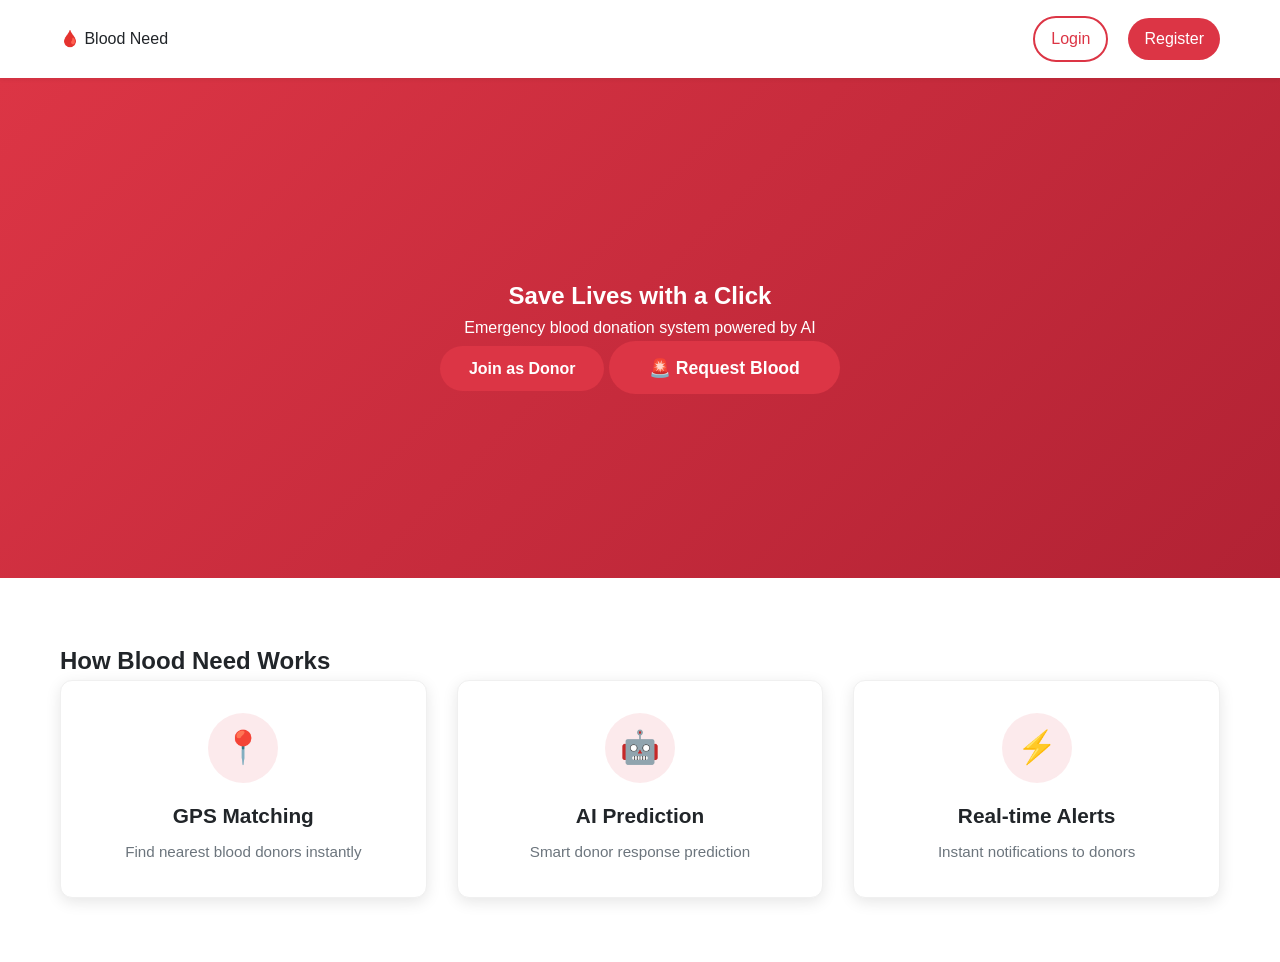
<file: BloodNeed-Frontend/pages/sample.html>
<!DOCTYPE html>
<html lang="en">
<head>
    <meta charset="UTF-8">
    <meta name="viewport" content="width=device-width, initial-scale=1.0">
    <title>🩸 Blood Need - Save Lives</title>
    <link rel="stylesheet" href="../src/assets/css/style.css">
    <link rel="stylesheet" href="../src/assets/css/responsive.css">
    <link rel="stylesheet" href="../src/assets/css/components.css">
    <link rel="stylesheet" href="https://cdnjs.cloudflare.com/ajax/libs/font-awesome/6.4.0/css/all.min.css" />
</head>
<body>
    <!-- Header -->
    <nav class="navbar">
        <div class="container">
            <div class="navbar-brand">
                🩸 Blood <span>Need</span>
            </div>
            <div class="navbar-links">
                <a href="pages/login.html" class="btn-outline">Login</a>
                <a href="pages/register.html" class="btn-primary">Register</a>
            </div>
        </div>
    </nav>

    <!-- Hero Section -->
    <section class="hero">
        <div class="container">
            <h1>Save Lives with a Click</h1>
            <p>Emergency blood donation system powered by AI</p>
            <a href="pages/register.html" class="btn-primary">Join as Donor</a>
            <a href="pages/request-blood.html" class="btn-emergency">🚨 Request Blood</a>
        </div>
    </section>

    <!-- Features -->
    <section class="features">
        <div class="container">
            <h2>How Blood Need Works</h2>
            <div class="features-grid">
                <div class="feature-card">
                    <div class="feature-icon">📍</div>
                    <h3>GPS Matching</h3>
                    <p>Find nearest blood donors instantly</p>
                </div>
                <div class="feature-card">
                    <div class="feature-icon">🤖</div>
                    <h3>AI Prediction</h3>
                    <p>Smart donor response prediction</p>
                </div>
                <div class="feature-card">
                    <div class="feature-icon">⚡</div>
                    <h3>Real-time Alerts</h3>
                    <p>Instant notifications to donors</p>
                </div>
            </div>
        </div>
    </section>

    <script src="../src/assets/js/main.js"></script>
    <script src="../src/assets/js/utils.js"></script>
    <script src="../src/assets/js/api.js?v=2"></script>
    <script src="../src/assets/js/interactive.js?v=2"></script>
</body>
</html>
</file>
<file: BloodNeed-Frontend/src/assets/css/style.css>
/* ============================
   BLOOD NEED - MAIN STYLES
   ============================ */

/* ---------- ROOT VARIABLES ---------- */
:root {
    --primary-red: #DC3545;
    --primary-dark: #B22234;
    --primary-light: #FF6B6B;
    --secondary-gray: #6C757D;
    --light-gray: #F8F9FA;
    --dark: #212529;
    --white: #FFFFFF;
    --success-green: #28A745;
    --warning-yellow: #FFC107;
    --info-blue: #17A2B8;
    --shadow: 0 4px 15px rgba(0, 0, 0, 0.1);
    --shadow-hover: 0 8px 30px rgba(0, 0, 0, 0.15);
    --border-radius: 12px;
    --transition: all 0.3s ease;
}

/* ---------- RESET & BASE ---------- */
* {
    margin: 0;
    padding: 0;
    box-sizing: border-box;
}

html {
    scroll-behavior: smooth;
}

body {
    font-family: 'Segoe UI', Tahoma, Geneva, Verdana, sans-serif;
    background-color: var(--light-gray);
    color: var(--dark);
    line-height: 1.6;
}

a {
    text-decoration: none;
    color: inherit;
}

img {
    max-width: 100%;
}

.container {
    max-width: 1200px;
    margin: 0 auto;
    padding: 0 20px;
}

/* ---------- NAVIGATION ---------- */
.navbar {
    background: var(--white);
    box-shadow: 0 2px 4px rgba(0, 0, 0, 0.05);
    padding: 1rem 0;
    position: sticky;
    top: 0;
    z-index: 1000;
}

.navbar .container {
    display: flex;
    justify-content: space-between;
    align-items: center;
}

.navbar-brand a {
    font-size: 1.8rem;
    font-weight: 700;
    display: flex;
    align-items: center;
    gap: 8px;
}

.navbar-brand .blood-icon {
    font-size: 2rem;
}

.navbar-brand .highlight {
    color: var(--primary-red);
}

.navbar-links {
    display: flex;
    align-items: center;
    gap: 20px;
}

.navbar-links a {
    color: var(--dark);
    font-weight: 500;
    padding: 8px 16px;
    border-radius: 50px;
    transition: var(--transition);
}

.navbar-links a:hover {
    color: var(--primary-red);
}

.navbar-links a.active {
    color: var(--primary-red);
    background: rgba(220, 53, 69, 0.1);
}

/* ---------- BUTTONS ---------- */
.btn-primary {
    background: var(--primary-red);
    color: var(--white) !important;
    border: none;
    padding: 0.6rem 1.8rem;
    border-radius: 50px;
    font-weight: 600;
    transition: var(--transition);
    cursor: pointer;
    display: inline-flex;
    align-items: center;
    gap: 8px;
}

.btn-primary:hover {
    background: var(--primary-dark);
    transform: translateY(-2px);
    box-shadow: 0 4px 15px rgba(220, 53, 69, 0.3);
}

.btn-primary.btn-lg {
    padding: 0.8rem 2.5rem;
    font-size: 1.1rem;
}

.btn-primary.btn-full {
    width: 100%;
    justify-content: center;
    padding: 0.8rem;
}

.btn-primary.btn-sm {
    padding: 0.4rem 1.2rem;
    font-size: 0.9rem;
}

.btn-outline {
    background: transparent;
    color: var(--primary-red) !important;
    border: 2px solid var(--primary-red);
    padding: 0.6rem 1.8rem;
    border-radius: 50px;
    font-weight: 600;
    transition: var(--transition);
}

.btn-outline:hover {
    background: var(--primary-red);
    color: var(--white) !important;
}

.btn-outline-white {
    background: transparent;
    color: var(--white) !important;
    border: 2px solid var(--white);
    padding: 0.6rem 1.8rem;
    border-radius: 50px;
    font-weight: 600;
    transition: var(--transition);
}

.btn-outline-white:hover {
    background: var(--white);
    color: var(--primary-red) !important;
}

.btn-emergency {
    background: var(--primary-red);
    color: var(--white) !important;
    border: none;
    padding: 0.8rem 2.5rem;
    border-radius: 50px;
    font-weight: 700;
    font-size: 1.1rem;
    animation: pulse 2s infinite;
    transition: var(--transition);
    display: inline-flex;
    align-items: center;
    gap: 10px;
}

.btn-emergency:hover {
    transform: scale(1.05);
    box-shadow: 0 0 30px rgba(220, 53, 69, 0.5);
}

.btn-success {
    background: var(--success-green);
    color: white;
    border: none;
    padding: 0.5rem 1.2rem;
    border-radius: 50px;
    font-weight: 600;
    cursor: pointer;
    transition: var(--transition);
}

.btn-success:hover {
    background: #1e7e34;
    transform: scale(1.05);
}

.btn-secondary {
    background: var(--secondary-gray);
    color: white;
    border: none;
    padding: 0.5rem 1.2rem;
    border-radius: 50px;
    font-weight: 600;
    cursor: pointer;
    transition: var(--transition);
}

.btn-secondary:hover {
    background: #5a6268;
}

.btn-location {
    background: var(--info-blue);
    color: white;
    border: none;
    padding: 0.6rem 1.5rem;
    border-radius: 50px;
    font-weight: 600;
    cursor: pointer;
    transition: var(--transition);
}

.btn-location:hover {
    background: #138496;
}

/* ---------- ANIMATIONS ---------- */
@keyframes pulse {
    0%, 100% {
        transform: scale(1);
    }
    50% {
        transform: scale(1.05);
    }
}

/* ---------- HERO SECTION ---------- */
.hero {
    background: linear-gradient(135deg, var(--primary-red), var(--primary-dark));
    color: var(--white);
    padding: 4rem 0 3rem;
    text-align: center;
    min-height: 500px;
    display: flex;
    align-items: center;
}

.hero-content h1 {
    font-size: 3.5rem;
    font-weight: 800;
    margin-bottom: 0.5rem;
}

.hero-content h1 .highlight {
    color: #FFD700;
}

.hero-content p {
    font-size: 1.3rem;
    margin-bottom: 2rem;
    opacity: 0.9;
}

.hero-buttons {
    display: flex;
    gap: 15px;
    justify-content: center;
    flex-wrap: wrap;
    margin-bottom: 3rem;
}

/* ---------- STATS ---------- */
.emergency-stats {
    display: flex;
    justify-content: center;
    gap: 4rem;
    margin-top: 2rem;
}

.stat-item {
    text-align: center;
}

.stat-number {
    font-size: 2.5rem;
    font-weight: 800;
    display: block;
}

.stat-label {
    font-size: 0.9rem;
    opacity: 0.8;
}

/* ---------- FEATURES ---------- */
.features {
    padding: 4rem 0;
    background: var(--white);
}

.section-header {
    text-align: center;
    margin-bottom: 3rem;
}

.section-header h2 {
    font-size: 2.5rem;
    font-weight: 700;
    color: var(--dark);
}

.section-header h2::after {
    content: '';
    display: block;
    width: 60px;
    height: 4px;
    background: var(--primary-red);
    margin: 10px auto;
    border-radius: 2px;
}

.section-header p {
    color: var(--secondary-gray);
    font-size: 1.1rem;
}

.features-grid {
    display: grid;
    grid-template-columns: repeat(auto-fit, minmax(250px, 1fr));
    gap: 30px;
}

.feature-card {
    background: var(--white);
    padding: 2rem;
    border-radius: var(--border-radius);
    box-shadow: var(--shadow);
    text-align: center;
    transition: var(--transition);
    border: 1px solid #f0f0f0;
}

.feature-card:hover {
    transform: translateY(-10px);
    box-shadow: var(--shadow-hover);
    border-color: var(--primary-red);
}

.feature-icon {
    width: 70px;
    height: 70px;
    background: rgba(220, 53, 69, 0.1);
    border-radius: 50%;
    display: flex;
    align-items: center;
    justify-content: center;
    margin: 0 auto 1rem;
    font-size: 2rem;
    color: var(--primary-red);
}

.feature-card h3 {
    font-size: 1.3rem;
    margin-bottom: 0.5rem;
}

.feature-card p {
    color: var(--secondary-gray);
    font-size: 0.95rem;
}

.feature-tag {
    display: inline-block;
    background: rgba(220, 53, 69, 0.1);
    color: var(--primary-red);
    padding: 0.2rem 0.8rem;
    border-radius: 50px;
    font-size: 0.75rem;
    font-weight: 600;
    margin-top: 0.5rem;
}

/* ---------- HOW IT WORKS ---------- */
.how-it-works {
    padding: 4rem 0;
    background: var(--light-gray);
}

.steps {
    display: flex;
    align-items: center;
    justify-content: center;
    gap: 15px;
    flex-wrap: wrap;
}

.step {
    text-align: center;
    background: var(--white);
    padding: 2rem;
    border-radius: var(--border-radius);
    box-shadow: var(--shadow);
    min-width: 180px;
    flex: 1;
    transition: var(--transition);
}

.step:hover {
    transform: translateY(-5px);
    box-shadow: var(--shadow-hover);
}

.step-number {
    width: 40px;
    height: 40px;
    background: var(--primary-red);
    color: white;
    border-radius: 50%;
    display: flex;
    align-items: center;
    justify-content: center;
    font-weight: 700;
    margin: 0 auto 0.5rem;
}

.step-icon {
    font-size: 2.5rem;
    margin-bottom: 0.5rem;
}

.step h4 {
    font-size: 1.1rem;
    margin-bottom: 0.3rem;
}

.step p {
    color: var(--secondary-gray);
    font-size: 0.9rem;
}

.step-arrow {
    font-size: 2rem;
    color: var(--primary-red);
    font-weight: 700;
}

/* ---------- BLOOD GROUPS ---------- */
.blood-groups {
    padding: 4rem 0;
    background: var(--white);
}

.blood-groups-grid {
    display: grid;
    grid-template-columns: repeat(auto-fit, minmax(100px, 1fr));
    gap: 15px;
    max-width: 800px;
    margin: 0 auto;
}

.blood-group-card {
    background: var(--light-gray);
    padding: 1rem;
    border-radius: var(--border-radius);
    text-align: center;
    transition: var(--transition);
    cursor: default;
    border: 2px solid transparent;
}

.blood-group-card:hover {
    border-color: var(--primary-red);
    background: rgba(220, 53, 69, 0.05);
    transform: scale(1.05);
}

.blood-type {
    font-size: 1.5rem;
    font-weight: 700;
    display: block;
    color: var(--dark);
}

.blood-desc {
    font-size: 0.75rem;
    color: var(--secondary-gray);
}

/* ---------- TESTIMONIALS ---------- */
.testimonials {
    padding: 4rem 0;
    background: var(--light-gray);
}

.testimonials-grid {
    display: grid;
    grid-template-columns: repeat(auto-fit, minmax(280px, 1fr));
    gap: 30px;
}

.testimonial-card {
    background: var(--white);
    padding: 2rem;
    border-radius: var(--border-radius);
    box-shadow: var(--shadow);
    transition: var(--transition);
}

.testimonial-card:hover {
    transform: translateY(-5px);
    box-shadow: var(--shadow-hover);
}

.testimonial-avatar {
    font-size: 3rem;
    margin-bottom: 0.5rem;
}

.testimonial-text {
    font-style: italic;
    color: var(--dark);
    margin-bottom: 1rem;
}

.testimonial-author {
    border-top: 1px solid #eee;
    padding-top: 1rem;
}

.testimonial-author strong {
    display: block;
}

.testimonial-author span {
    color: var(--secondary-gray);
    font-size: 0.9rem;
}

/* ---------- CTA SECTION ---------- */
.cta-section {
    padding: 4rem 0;
    background: linear-gradient(135deg, var(--primary-red), var(--primary-dark));
    color: var(--white);
    text-align: center;
}

.cta-content h2 {
    font-size: 2.5rem;
    font-weight: 700;
    margin-bottom: 0.5rem;
}

.cta-content p {
    font-size: 1.1rem;
    margin-bottom: 2rem;
    opacity: 0.9;
}

.cta-buttons {
    display: flex;
    gap: 15px;
    justify-content: center;
    flex-wrap: wrap;
}

/* ---------- FOOTER ---------- */
.footer {
    background: var(--dark);
    color: var(--white);
    padding: 3rem 0 1rem;
}

.footer-grid {
    display: grid;
    grid-template-columns: repeat(auto-fit, minmax(200px, 1fr));
    gap: 2rem;
    margin-bottom: 2rem;
}

.footer-col h3,
.footer-col h4 {
    margin-bottom: 1rem;
}

.footer-col p {
    opacity: 0.7;
    font-size: 0.95rem;
}

.footer-col ul {
    list-style: none;
}

.footer-col ul li {
    margin-bottom: 0.5rem;
}

.footer-col ul li a {
    opacity: 0.7;
    transition: var(--transition);
}

.footer-col ul li a:hover {
    opacity: 1;
    color: var(--primary-red);
}

.social-links {
    display: flex;
    gap: 10px;
    margin-top: 1rem;
}

.social-links a {
    width: 40px;
    height: 40px;
    background: rgba(255, 255, 255, 0.1);
    border-radius: 50%;
    display: flex;
    align-items: center;
    justify-content: center;
    transition: var(--transition);
}

.social-links a:hover {
    background: var(--primary-red);
    transform: translateY(-3px);
}

.footer-bottom {
    border-top: 1px solid rgba(255, 255, 255, 0.1);
    padding-top: 1.5rem;
    text-align: center;
    opacity: 0.7;
    font-size: 0.9rem;
}

/* ---------- HAMBURGER ---------- */
.hamburger {
    display: none;
    background: none;
    border: none;
    font-size: 1.5rem;
    cursor: pointer;
    color: var(--dark);
}

/* ---------- RESPONSIVE ---------- */
@media (max-width: 992px) {
    .hero-content h1 {
        font-size: 2.8rem;
    }
    
    .emergency-stats {
        gap: 2rem;
    }
    
    .steps {
        flex-direction: column;
    }
    
    .step-arrow {
        transform: rotate(90deg);
    }
}

@media (max-width: 768px) {
    .hamburger {
        display: block;
    }
    
    .navbar-links {
        display: none;
        flex-direction: column;
        width: 100%;
        padding: 1rem 0;
        background: var(--white);
        position: absolute;
        top: 100%;
        left: 0;
        box-shadow: var(--shadow);
    }
    
    .navbar-links.active {
        display: flex;
    }
    
    .hero-content h1 {
        font-size: 2rem;
    }
    
    .hero-content p {
        font-size: 1rem;
    }
    
    .emergency-stats {
        flex-wrap: wrap;
        gap: 1rem;
    }
    
    .stat-number {
        font-size: 1.8rem;
    }
    
    .features-grid {
        grid-template-columns: 1fr;
    }
    
    .testimonials-grid {
        grid-template-columns: 1fr;
    }
    
    .blood-groups-grid {
        grid-template-columns: repeat(4, 1fr);
    }
}

@media (max-width: 480px) {
    .hero {
        padding: 2rem 0;
        min-height: auto;
    }
    
    .hero-content h1 {
        font-size: 1.6rem;
    }
    
    .btn-primary,
    .btn-emergency {
        padding: 0.6rem 1.2rem;
        font-size: 0.9rem;
    }
    
    .blood-groups-grid {
        grid-template-columns: repeat(3, 1fr);
    }
    
    .footer-grid {
        grid-template-columns: 1fr;
    }
}

/* ---------- RESPONSIVE.CSS MERGED ---------- */

/* Tablet */
@media (max-width: 992px) {
    .container {
        max-width: 90%;
    }
    
    .auth-container {
        flex-direction: column;
        gap: 30px;
    }
    
    .auth-info {
        display: none;
    }
    
    .request-container {
        flex-direction: column;
    }
    
    .request-sidebar {
        display: grid;
        grid-template-columns: repeat(auto-fit, minmax(200px, 1fr));
        gap: 15px;
    }
    
    .dashboard-grid {
        grid-template-columns: 1fr;
    }
    
    .quick-actions {
        grid-template-columns: repeat(2, 1fr);
    }
}

/* Mobile */
@media (max-width: 768px) {
    .stats-grid {
        grid-template-columns: repeat(2, 1fr);
    }
    
    .form-row {
        flex-direction: column;
    }
    
    .form-group.half {
        width: 100%;
    }
    
    .emergency-levels {
        flex-direction: column;
    }
    
    .donor-card {
        flex-direction: column;
    }
    
    .donor-info {
        flex-direction: column;
        align-items: flex-start;
        gap: 10px;
    }
    
    .donor-response {
        margin-top: 1rem;
        width: 100%;
    }
    
    .response-actions {
        justify-content: flex-start;
    }
    
    .matching-stats {
        grid-template-columns: repeat(2, 1fr);
    }
    
    .leaderboard-item {
        flex-wrap: wrap;
        gap: 5px;
    }
    
    .auto-select-indicator {
        flex-direction: column;
        text-align: center;
    }
    
    .page-header h1 {
        font-size: 1.8rem;
    }
}

/* Small Mobile */
@media (max-width: 480px) {
    .stats-grid {
        grid-template-columns: 1fr 1fr;
        gap: 10px;
    }
    
    .stat-card {
        padding: 0.8rem;
    }
    
    .stat-value {
        font-size: 1.5rem;
    }
    
    .quick-actions {
        grid-template-columns: 1fr 1fr;
        gap: 10px;
    }
    
    .quick-action {
        padding: 0.8rem;
        font-size: 0.85rem;
    }
    
    .blood-groups-grid {
        grid-template-columns: repeat(3, 1fr);
        gap: 8px;
    }
    
    .blood-group-card {
        padding: 0.6rem;
    }
    
    .blood-type {
        font-size: 1.1rem;
    }
    
    .hero-buttons {
        flex-direction: column;
        align-items: center;
    }
    
    .hero-buttons .btn-primary,
    .hero-buttons .btn-emergency {
        width: 100%;
        justify-content: center;
    }
}

/* Landscape Phones */
@media (max-height: 600px) and (orientation: landscape) {
    .hero {
        min-height: 300px;
        padding: 2rem 0;
    }
    
    .hero-content h1 {
        font-size: 2rem;
    }
    
    .emergency-stats {
        gap: 1.5rem;
    }
}

/* ---------- COMPONENTS.CSS MERGED ---------- */

/* Authentication */
.auth-section {
    padding: 3rem 0;
    min-height: 80vh;
    display: flex;
    align-items: center;
    background: var(--light-gray);
}

.auth-container {
    display: flex;
    gap: 50px;
    align-items: stretch;
}

.auth-card {
    background: var(--white);
    padding: 2.5rem;
    border-radius: var(--border-radius);
    box-shadow: var(--shadow);
    flex: 1;
    max-width: 550px;
}

.auth-header {
    text-align: center;
    margin-bottom: 2rem;
}

.auth-icon {
    font-size: 3rem;
    margin-bottom: 0.5rem;
}

.auth-header h2 {
    font-size: 1.8rem;
    font-weight: 700;
}

.auth-header p {
    color: var(--secondary-gray);
}

.auth-info {
    flex: 1;
    background: linear-gradient(135deg, var(--primary-red), var(--primary-dark));
    border-radius: var(--border-radius);
    padding: 2.5rem;
    color: var(--white);
    display: flex;
    align-items: center;
}

.auth-info-content h3 {
    font-size: 1.8rem;
    margin-bottom: 1.5rem;
}

.auth-info-content ul {
    list-style: none;
    margin-bottom: 2rem;
}

.auth-info-content ul li {
    margin-bottom: 0.8rem;
    display: flex;
    align-items: center;
    gap: 10px;
}

.auth-info-content ul li i {
    color: #FFD700;
}

.emergency-contact {
    background: rgba(255, 255, 255, 0.15);
    padding: 1rem;
    border-radius: var(--border-radius);
    display: flex;
    align-items: center;
    gap: 10px;
}

.emergency-contact i {
    font-size: 1.5rem;
}

/* User Type Toggle */
.user-type-toggle {
    display: flex;
    gap: 10px;
    margin-bottom: 2rem;
}

.type-btn {
    flex: 1;
    padding: 0.7rem;
    border: 2px solid #e0e0e0;
    background: var(--white);
    border-radius: 50px;
    cursor: pointer;
    transition: var(--transition);
    font-weight: 600;
    display: flex;
    align-items: center;
    justify-content: center;
    gap: 8px;
}

.type-btn:hover {
    border-color: var(--primary-red);
}

.type-btn.active {
    border-color: var(--primary-red);
    background: var(--primary-red);
    color: var(--white);
}

/* Forms */
.auth-form {
    margin-top: 1rem;
}

.form-group {
    margin-bottom: 1.2rem;
}

.form-group label {
    display: block;
    font-weight: 600;
    margin-bottom: 0.3rem;
    font-size: 0.95rem;
}

.form-row {
    display: flex;
    gap: 15px;
}

.form-group.half {
    flex: 1;
}

.form-group input,
.form-group select,
.form-group textarea {
    width: 100%;
    padding: 0.7rem 1rem;
    border: 2px solid #e0e0e0;
    border-radius: 8px;
    font-size: 1rem;
    transition: var(--transition);
    font-family: inherit;
}

.form-group input:focus,
.form-group select:focus,
.form-group textarea:focus {
    outline: none;
    border-color: var(--primary-red);
    box-shadow: 0 0 0 3px rgba(220, 53, 69, 0.1);
}

.form-group textarea {
    resize: vertical;
    min-height: 60px;
}

.input-group {
    position: relative;
    display: flex;
    align-items: center;
}

.input-group .input-icon {
    position: absolute;
    left: 12px;
    color: var(--secondary-gray);
}

.input-group input {
    padding-left: 40px;
}

.input-group .toggle-password {
    position: absolute;
    right: 12px;
    background: none;
    border: none;
    color: var(--secondary-gray);
    cursor: pointer;
}

/* Form Options */
.form-options {
    display: flex;
    justify-content: space-between;
    align-items: center;
    margin: 1rem 0;
}

.checkbox-label {
    display: flex;
    align-items: center;
    gap: 8px;
    cursor: pointer;
    font-size: 0.9rem;
}

.checkbox-label input[type="checkbox"] {
    width: 18px;
    height: 18px;
    accent-color: var(--primary-red);
    cursor: pointer;
}

.forgot-password {
    color: var(--primary-red);
    font-size: 0.9rem;
}

.forgot-password:hover {
    text-decoration: underline;
}

/* Social Login */
.auth-divider {
    display: flex;
    align-items: center;
    gap: 15px;
    margin: 1.5rem 0;
}

.auth-divider::before,
.auth-divider::after {
    content: '';
    flex: 1;
    height: 1px;
    background: #e0e0e0;
}

.auth-divider span {
    color: var(--secondary-gray);
    font-size: 0.9rem;
}

.social-login {
    display: flex;
    gap: 10px;
}

.social-btn {
    flex: 1;
    padding: 0.6rem;
    border: 2px solid #e0e0e0;
    background: var(--white);
    border-radius: 8px;
    cursor: pointer;
    font-weight: 600;
    transition: var(--transition);
    display: flex;
    align-items: center;
    justify-content: center;
    gap: 8px;
}

.social-btn:hover {
    border-color: var(--primary-red);
    background: var(--light-gray);
}

.social-btn.google i {
    color: #DB4437;
}

.social-btn.facebook i {
    color: #4267B2;
}

/* Auth Footer */
.auth-footer {
    text-align: center;
    margin-top: 1.5rem;
    padding-top: 1.5rem;
    border-top: 1px solid #eee;
}

.auth-footer a {
    color: var(--primary-red);
    font-weight: 600;
}

.auth-footer a:hover {
    text-decoration: underline;
}

/* Dashboard */
.dashboard-container {
    padding: 2rem 0 4rem;
}

.welcome-section {
    display: flex;
    justify-content: space-between;
    align-items: center;
    flex-wrap: wrap;
    gap: 15px;
    margin-bottom: 2rem;
}

.welcome-section h2 {
    font-size: 1.8rem;
}

.welcome-section p {
    color: var(--secondary-gray);
}

.availability-toggle {
    display: flex;
    align-items: center;
    gap: 15px;
}

/* Switch Toggle */
.switch {
    position: relative;
    width: 50px;
    height: 26px;
}

.switch input {
    opacity: 0;
    width: 0;
    height: 0;
}

.slider {
    position: absolute;
    cursor: pointer;
    top: 0;
    left: 0;
    right: 0;
    bottom: 0;
    background: #ccc;
    transition: var(--transition);
    border-radius: 26px;
}

.slider::before {
    content: '';
    position: absolute;
    height: 18px;
    width: 18px;
    left: 4px;
    bottom: 4px;
    background: white;
    transition: var(--transition);
    border-radius: 50%;
}

.switch input:checked + .slider {
    background: var(--success-green);
}

.switch input:checked + .slider::before {
    transform: translateX(24px);
}

/* Status Badge */
.status-badge {
    padding: 0.3rem 1rem;
    border-radius: 50px;
    font-size: 0.85rem;
    font-weight: 600;
}

.status-badge.available {
    background: rgba(40, 167, 69, 0.15);
    color: var(--success-green);
}

.status-badge.not-available {
    background: rgba(108, 117, 125, 0.15);
    color: var(--secondary-gray);
}

.status-badge.success {
    background: rgba(40, 167, 69, 0.15);
    color: var(--success-green);
}

.status-badge.pending {
    background: rgba(255, 193, 7, 0.15);
    color: var(--warning-yellow);
}

/* Stats Grid */
.stats-grid {
    display: grid;
    grid-template-columns: repeat(auto-fit, minmax(180px, 1fr));
    gap: 20px;
    margin-bottom: 2rem;
}

.stat-card {
    background: var(--white);
    padding: 1.2rem;
    border-radius: var(--border-radius);
    box-shadow: var(--shadow);
    display: flex;
    align-items: center;
    gap: 15px;
    transition: var(--transition);
}

.stat-card:hover {
    transform: translateY(-5px);
    box-shadow: var(--shadow-hover);
}

.stat-icon {
    width: 50px;
    height: 50px;
    border-radius: 50%;
    display: flex;
    align-items: center;
    justify-content: center;
    font-size: 1.5rem;
}

.stat-icon.red {
    background: rgba(220, 53, 69, 0.15);
    color: var(--primary-red);
}

.stat-icon.blue {
    background: rgba(23, 162, 184, 0.15);
    color: var(--info-blue);
}

.stat-icon.gold {
    background: rgba(255, 193, 7, 0.15);
    color: #FFC107;
}

.stat-icon.green {
    background: rgba(40, 167, 69, 0.15);
    color: var(--success-green);
}

.stat-value {
    font-size: 2rem;
    font-weight: 700;
    display: block;
}

.stat-label {
    font-size: 0.85rem;
    color: var(--secondary-gray);
}

/* Dashboard Grid */
.dashboard-grid {
    display: grid;
    grid-template-columns: 1fr 1fr;
    gap: 25px;
    margin-bottom: 2rem;
}

.dashboard-card {
    background: var(--white);
    border-radius: var(--border-radius);
    box-shadow: var(--shadow);
    overflow: hidden;
}

.card-header {
    padding: 1.2rem 1.5rem;
    border-bottom: 1px solid #f0f0f0;
    display: flex;
    justify-content: space-between;
    align-items: center;
}

.card-header h3 {
    font-size: 1.1rem;
    margin: 0;
}

.view-all {
    color: var(--primary-red);
    font-size: 0.9rem;
}

.view-all:hover {
    text-decoration: underline;
}

.card-body {
    padding: 1.2rem 1.5rem;
}

/* Activity Items */
.activity-item {
    display: flex;
    align-items: center;
    gap: 15px;
    padding: 0.8rem 0;
    border-bottom: 1px solid #f5f5f5;
}

.activity-item:last-child {
    border-bottom: none;
}

.activity-icon {
    font-size: 1.5rem;
}

.activity-info {
    flex: 1;
}

.activity-info h4 {
    font-size: 0.95rem;
    margin: 0;
}

.activity-info p {
    font-size: 0.85rem;
    color: var(--secondary-gray);
    margin: 0;
}

/* Request Items */
.request-item {
    display: flex;
    justify-content: space-between;
    align-items: center;
    padding: 0.8rem 0;
    border-bottom: 1px solid #f5f5f5;
}

.request-item:last-child {
    border-bottom: none;
}

.request-info {
    display: flex;
    align-items: center;
    gap: 12px;
}

.blood-tag {
    background: var(--primary-red);
    color: white;
    padding: 0.2rem 0.6rem;
    border-radius: 4px;
    font-weight: 700;
    font-size: 0.8rem;
}

.request-info h4 {
    font-size: 0.95rem;
    margin: 0;
}

.request-info p {
    font-size: 0.8rem;
    color: var(--secondary-gray);
    margin: 0;
}

.emergency-badge {
    padding: 0.2rem 0.8rem;
    border-radius: 50px;
    font-size: 0.75rem;
    font-weight: 600;
}

.emergency-badge.critical {
    background: rgba(220, 53, 69, 0.15);
    color: var(--primary-red);
}

.emergency-badge.urgent {
    background: rgba(255, 193, 7, 0.15);
    color: #D39E00;
}

.emergency-badge.normal {
    background: rgba(40, 167, 69, 0.15);
    color: var(--success-green);
}

/* Quick Actions */
.quick-actions {
    display: grid;
    grid-template-columns: repeat(4, 1fr);
    gap: 15px;
    margin-bottom: 2rem;
}

.quick-action {
    background: var(--white);
    padding: 1.2rem;
    border-radius: var(--border-radius);
    box-shadow: var(--shadow);
    text-align: center;
    transition: var(--transition);
    cursor: pointer;
}

.quick-action:hover {
    transform: translateY(-5px);
    box-shadow: var(--shadow-hover);
}

.quick-action i {
    font-size: 2rem;
    color: var(--primary-red);
    display: block;
    margin-bottom: 0.5rem;
}

.quick-action span {
    font-weight: 600;
    font-size: 0.9rem;
}

.quick-action.emergency {
    background: linear-gradient(135deg, var(--primary-red), var(--primary-dark));
    color: white;
}

.quick-action.emergency i {
    color: white;
}

/* Leaderboard */
.leaderboard-preview .leaderboard-item {
    display: flex;
    align-items: center;
    gap: 15px;
    padding: 0.7rem 0;
    border-bottom: 1px solid #f5f5f5;
}

.leaderboard-preview .leaderboard-item:last-child {
    border-bottom: none;
}

.rank {
    font-weight: 700;
    font-size: 1.1rem;
    min-width: 30px;
}

.name {
    flex: 1;
    font-weight: 600;
}

.donations {
    color: var(--secondary-gray);
    font-size: 0.9rem;
}

.points {
    font-weight: 700;
    color: var(--primary-red);
}

.leaderboard-item.gold .rank {
    color: #FFD700;
}

.leaderboard-item.silver .rank {
    color: #C0C0C0;
}

.leaderboard-item.bronze .rank {
    color: #CD7F32;
}

/* Request Page */
.request-section {
    padding: 2rem 0 4rem;
}

.page-header {
    margin-bottom: 2rem;
}

.page-header h1 {
    font-size: 2.2rem;
    font-weight: 700;
}

.page-header h1 i {
    color: var(--primary-red);
}

.page-header p {
    color: var(--secondary-gray);
}

.request-container {
    display: flex;
    gap: 30px;
}

.request-form {
    flex: 2;
}

.request-sidebar {
    flex: 1;
}

.form-section {
    background: var(--white);
    padding: 1.5rem;
    border-radius: var(--border-radius);
    box-shadow: var(--shadow);
    margin-bottom: 1.5rem;
}

.form-section h3 {
    font-size: 1.1rem;
    margin-bottom: 1rem;
    padding-bottom: 0.5rem;
    border-bottom: 2px solid #f0f0f0;
}

/* Emergency Levels */
.emergency-levels {
    display: flex;
    gap: 15px;
}

.emergency-option {
    flex: 1;
    cursor: pointer;
}

.emergency-option input {
    display: none;
}

.emergency-card {
    padding: 1rem;
    border: 2px solid #e0e0e0;
    border-radius: var(--border-radius);
    text-align: center;
    transition: var(--transition);
}

.emergency-card i {
    display: block;
    font-size: 1.5rem;
    margin-bottom: 0.3rem;
}

.emergency-card span {
    font-weight: 600;
    display: block;
}

.emergency-card small {
    font-size: 0.75rem;
    color: var(--secondary-gray);
}

.emergency-option input:checked + .emergency-card {
    border-color: var(--primary-red);
    background: rgba(220, 53, 69, 0.05);
}

.emergency-card.normal {
    border-color: var(--success-green);
}

.emergency-card.normal i {
    color: var(--success-green);
}

.emergency-card.urgent {
    border-color: var(--warning-yellow);
}

.emergency-card.urgent i {
    color: var(--warning-yellow);
}

.emergency-card.critical {
    border-color: var(--primary-red);
}

.emergency-card.critical i {
    color: var(--primary-red);
}

.emergency-card.selected {
    border-width: 3px;
    transform: scale(1.02);
}

.emergency-card.normal.selected {
    background: rgba(40, 167, 69, 0.1);
}

.emergency-card.urgent.selected {
    background: rgba(255, 193, 7, 0.1);
}

.emergency-card.critical.selected {
    background: rgba(220, 53, 69, 0.1);
}

/* Sidebar Cards */
.sidebar-card {
    background: var(--white);
    padding: 1.2rem;
    border-radius: var(--border-radius);
    box-shadow: var(--shadow);
    margin-bottom: 1.2rem;
}

.sidebar-card h4 {
    font-size: 1rem;
    margin-bottom: 0.8rem;
    display: flex;
    align-items: center;
    gap: 8px;
}

.sidebar-card ul {
    list-style: none;
}

.sidebar-card ul li {
    margin-bottom: 0.5rem;
    font-size: 0.9rem;
    display: flex;
    align-items: center;
    gap: 8px;
}

.sidebar-card ul li .green {
    color: var(--success-green);
}

.emergency-tip {
    background: rgba(220, 53, 69, 0.05);
    border: 2px solid var(--primary-red);
}

.emergency-call {
    display: flex;
    align-items: center;
    justify-content: center;
    gap: 10px;
    background: var(--primary-red);
    color: white;
    padding: 0.8rem;
    border-radius: var(--border-radius);
    margin-top: 0.8rem;
    font-weight: 700;
    font-size: 1.1rem;
    transition: var(--transition);
}

.emergency-call:hover {
    background: var(--primary-dark);
    transform: scale(1.02);
}

/* Processing Times */
.processing-times div {
    display: flex;
    justify-content: space-between;
    padding: 0.4rem 0;
    border-bottom: 1px solid #f5f5f5;
    font-size: 0.9rem;
}

.processing-times div:last-child {
    border-bottom: none;
}

.processing-times div span:last-child {
    font-weight: 600;
}

/* Matching Page */
.matching-section {
    padding: 2rem 0 4rem;
}

.request-summary {
    display: flex;
    gap: 10px;
    flex-wrap: wrap;
    margin-top: 0.5rem;
}

.request-badge {
    background: var(--white);
    padding: 0.3rem 1rem;
    border-radius: 50px;
    font-size: 0.85rem;
    font-weight: 600;
    box-shadow: var(--shadow);
}

.request-badge.critical {
    background: var(--primary-red);
    color: white;
}

.matching-stats {
    display: grid;
    grid-template-columns: repeat(4, 1fr);
    gap: 15px;
    margin: 1.5rem 0;
}

.matching-stats .stat-item {
    background: var(--white);
    padding: 1rem;
    border-radius: var(--border-radius);
    box-shadow: var(--shadow);
    text-align: center;
}

.matching-stats .stat-number {
    font-size: 1.8rem;
}

/* Donor List */
.donor-list {
    background: var(--white);
    border-radius: var(--border-radius);
    box-shadow: var(--shadow);
    padding: 1.5rem;
    margin-bottom: 1.5rem;
}

.list-header {
    display: flex;
    justify-content: space-between;
    align-items: center;
    flex-wrap: wrap;
    gap: 10px;
    margin-bottom: 1.5rem;
}

.list-header h3 {
    margin: 0;
}

.filter-options {
    display: flex;
    gap: 8px;
    flex-wrap: wrap;
}

.filter-btn {
    padding: 0.3rem 1rem;
    border: 2px solid #e0e0e0;
    background: var(--white);
    border-radius: 50px;
    font-size: 0.85rem;
    cursor: pointer;
    transition: var(--transition);
}

.filter-btn:hover {
    border-color: var(--primary-red);
}

.filter-btn.active {
    border-color: var(--primary-red);
    background: var(--primary-red);
    color: white;
}

/* Donor Card */
.donor-card {
    display: flex;
    justify-content: space-between;
    align-items: center;
    padding: 1rem;
    border: 1px solid #f0f0f0;
    border-radius: var(--border-radius);
    margin-bottom: 1rem;
    transition: var(--transition);
}

.donor-card:hover {
    border-color: var(--primary-red);
    box-shadow: var(--shadow);
}

.donor-card.top-match {
    border-color: #FFD700;
    background: rgba(255, 215, 0, 0.05);
}

.donor-rank {
    font-weight: 700;
    font-size: 1.2rem;
    min-width: 50px;
    color: var(--secondary-gray);
}

.donor-card.top-match .donor-rank {
    color: #FFD700;
}

.donor-info {
    display: flex;
    align-items: center;
    gap: 15px;
    flex: 1;
}

.donor-avatar {
    position: relative;
}

.donor-avatar img {
    width: 50px;
    height: 50px;
    border-radius: 50%;
}

.online-status {
    position: absolute;
    bottom: 0;
    right: 0;
    width: 14px;
    height: 14px;
    border-radius: 50%;
    border: 2px solid white;
}

.online-status.online {
    background: var(--success-green);
}

.online-status.offline {
    background: var(--secondary-gray);
}

.donor-details h4 {
    margin: 0;
    font-size: 1.05rem;
}

.donor-meta {
    display: flex;
    gap: 12px;
    flex-wrap: wrap;
    font-size: 0.85rem;
    color: var(--secondary-gray);
}

.donor-meta .blood-group {
    font-weight: 700;
    color: var(--primary-red);
}

.donor-badges {
    display: flex;
    gap: 5px;
    flex-wrap: wrap;
    margin-top: 3px;
}

.donor-badges .badge {
    font-size: 0.7rem;
    padding: 0.15rem 0.6rem;
    border-radius: 50px;
    font-weight: 600;
}

.badge.platinum {
    background: linear-gradient(135deg, #e5e4e2, #b5b5b5);
    color: #1a1a2e;
}

.badge.gold {
    background: #FFD700;
    color: #1a1a2e;
}

.badge.silver {
    background: #C0C0C0;
    color: #1a1a2e;
}

.badge.emergency {
    background: var(--primary-red);
    color: white;
}

.donor-response {
    text-align: center;
    min-width: 140px;
}

.response-probability {
    font-size: 0.8rem;
    color: var(--secondary-gray);
    display: block;
    margin-bottom: 0.5rem;
}

.response-actions {
    display: flex;
    gap: 8px;
    justify-content: center;
}

/* Auto-Select */
.auto-select-indicator {
    background: var(--white);
    padding: 1.2rem 1.5rem;
    border-radius: var(--border-radius);
    box-shadow: var(--shadow);
    display: flex;
    justify-content: space-between;
    align-items: center;
    flex-wrap: wrap;
    gap: 15px;
    margin-bottom: 1.5rem;
}

.auto-select-content {
    display: flex;
    align-items: center;
    gap: 15px;
}

.auto-select-content i {
    font-size: 2rem;
    color: var(--info-blue);
}

.auto-select-content h4 {
    margin: 0;
    font-size: 1rem;
}

.auto-select-content p {
    margin: 0;
    font-size: 0.9rem;
    color: var(--secondary-gray);
}

.timer {
    font-size: 2rem;
    font-weight: 700;
    color: var(--primary-red);
    font-variant-numeric: tabular-nums;
}

/* Map */
.map-container {
    background: var(--white);
    border-radius: var(--border-radius);
    box-shadow: var(--shadow);
    overflow: hidden;
}

.map-placeholder {
    padding: 4rem 2rem;
    text-align: center;
    background: var(--light-gray);
    min-height: 300px;
    display: flex;
    flex-direction: column;
    align-items: center;
    justify-content: center;
}

.map-placeholder i {
    font-size: 4rem;
    color: var(--primary-red);
    margin-bottom: 1rem;
}

.map-placeholder h4 {
    margin-bottom: 0.5rem;
}

.map-placeholder p {
    color: var(--secondary-gray);
    margin-bottom: 1.5rem;
}

/* Password Strength */
.password-strength {
    font-size: 0.85rem;
    margin-top: 0.3rem;
}

.password-strength.weak {
    color: var(--primary-red);
}

.password-strength.medium {
    color: var(--warning-yellow);
}

.password-strength.strong {
    color: var(--success-green);
}

/* Location Status */
.location-status {
    font-size: 0.85rem;
    color: var(--secondary-gray);
    margin-left: 10px;
}

/* Notifications */
.notification-wrapper {
    position: relative;
}

.notification-icon {
    position: relative;
    font-size: 1.2rem;
    padding: 8px;
}

.notification-badge {
    position: absolute;
    top: -5px;
    right: -5px;
    background: var(--primary-red);
    color: white;
    font-size: 0.7rem;
    padding: 0.1rem 0.4rem;
    border-radius: 50%;
    min-width: 18px;
    text-align: center;
}

.notification-dropdown {
    position: absolute;
    right: 0;
    top: 100%;
    background: var(--white);
    border-radius: var(--border-radius);
    box-shadow: var(--shadow-hover);
    min-width: 280px;
    display: none;
    z-index: 100;
    margin-top: 5px;
}

.notification-dropdown.show {
    display: block;
}

.notif-header {
    padding: 0.8rem 1rem;
    border-bottom: 1px solid #f0f0f0;
    font-weight: 600;
}

.notif-item {
    padding: 0.6rem 1rem;
    border-bottom: 1px solid #f5f5f5;
    font-size: 0.9rem;
    display: flex;
    align-items: center;
    gap: 8px;
    cursor: pointer;
}

.notif-item:hover {
    background: var(--light-gray);
}

.notif-dot {
    width: 8px;
    height: 8px;
    background: var(--primary-red);
    border-radius: 50%;
    display: inline-block;
}

/* Profile Dropdown */
.profile-dropdown {
    position: relative;
    cursor: pointer;
}

.profile-avatar {
    width: 40px;
    height: 40px;
    border-radius: 50%;
    border: 2px solid #e0e0e0;
}

.dropdown-menu {
    position: absolute;
    right: 0;
    top: 100%;
    background: var(--white);
    border-radius: var(--border-radius);
    box-shadow: var(--shadow-hover);
    min-width: 150px;
    display: none;
    z-index: 100;
    margin-top: 5px;
}

.dropdown-menu.show {
    display: block;
}

.dropdown-menu a {
    display: block;
    padding: 0.5rem 1rem;
    font-size: 0.9rem;
    transition: var(--transition);
}

.dropdown-menu a:hover {
    background: var(--light-gray);
    color: var(--primary-red);
}
/* ---------- MAP PREVIEW SECTION ---------- */
.map-preview-section {
    padding: 3rem 0;
    background: var(--light-gray);
}

.map-preview-container {
    position: relative;
    border-radius: var(--border-radius);
    overflow: hidden;
    box-shadow: var(--shadow);
}

.map-overlay {
    position: absolute;
    bottom: 20px;
    left: 50%;
    transform: translateX(-50%);
    background: rgba(0, 0, 0, 0.8);
    padding: 10px 20px;
    border-radius: 50px;
    display: flex;
    gap: 15px;
    align-items: center;
    flex-wrap: wrap;
    justify-content: center;
}

.live-badge {
    color: white;
    font-size: 0.9rem;
    font-weight: 600;
}

.live-badge i {
    margin-right: 5px;
}

/* ---------- THEME TOGGLE ---------- */
.theme-toggle {
    background: none;
    border: none;
    font-size: 1.2rem;
    cursor: pointer;
    padding: 8px;
    border-radius: 50%;
    transition: var(--transition);
}

.theme-toggle:hover {
    background: rgba(0,0,0,0.05);
}

/* ---------- DARK THEME ---------- */
[data-theme="dark"] .theme-toggle {
    color: #FFD700;
}

[data-theme="dark"] .map-preview-section {
    background: #1a1a2e;
}

[data-theme="dark"] .map-overlay {
    background: rgba(0, 0, 0, 0.9);
}

/* ---------- RESPONSIVE MAP ---------- */
@media (max-width: 768px) {
    .map-overlay {
        bottom: 10px;
        padding: 8px 15px;
        width: 90%;
        flex-direction: column;
        gap: 8px;
    }
    
    .map-overlay .btn-primary {
        width: 100%;
        text-align: center;
        justify-content: center;
    }
}
</file>
<file: BloodNeed-Frontend/src/assets/css/responsive.css>
/* MOBILE FIRST */
@media (max-width: 576px) {
    .navbar {
        padding: 0.5rem 1rem;
    }
    
    .hero {
        padding: 2rem 1rem;
    }
    
    .hero h1 {
        font-size: 1.8rem;
    }
    
    .card {
        margin-bottom: 1rem;
    }
    
    .btn-emergency {
        width: 100%;
        padding: 0.8rem;
    }
}

/* TABLET */
@media (min-width: 577px) and (max-width: 992px) {
    .container {
        max-width: 90%;
    }
}
</file>
<file: BloodNeed-Frontend/src/assets/css/components.css>
/* BLOOD DROP ICON */
.blood-drop {
    width: 50px;
    height: 50px;
    background: var(--primary-red);
    border-radius: 50% 50% 50% 0;
    transform: rotate(-45deg);
    display: inline-block;
}

/* NOTIFICATION BADGE */
.notification-badge {
    position: relative;
}

.notification-badge .badge {
    position: absolute;
    top: -5px;
    right: -5px;
    background: var(--primary-red);
    color: white;
    border-radius: 50%;
    padding: 0.2rem 0.5rem;
    font-size: 0.7rem;
}

/* EMERGENCY ALERT */
.alert-emergency {
    background: var(--primary-red);
    color: white;
    padding: 1rem;
    border-radius: 10px;
    animation: flash 1s infinite;
}

@keyframes flash {
    0%, 100% { opacity: 1; }
    50% { opacity: 0.7; }
}

/* DONOR CARD */
.donor-card {
    border-left: 4px solid var(--primary-red);
    padding: 1rem;
    margin-bottom: 1rem;
    background: white;
    border-radius: 10px;
}

.donor-card.high-match {
    border-left-color: var(--success-green);
}

.donor-card .donor-name {
    font-weight: bold;
    font-size: 1.1rem;
}

.donor-card .donor-details {
    color: var(--secondary-gray);
    font-size: 0.9rem;
}

/* LOADING SPINNER */
.spinner {
    border: 4px solid #f3f3f3;
    border-top: 4px solid var(--primary-red);
    border-radius: 50%;
    width: 40px;
    height: 40px;
    animation: spin 1s linear infinite;
}

@keyframes spin {
    0% { transform: rotate(0deg); }
    100% { transform: rotate(360deg); }
}

/* TOAST NOTIFICATIONS */
.notification {
    position: fixed;
    top: 20px;
    right: 20px;
    min-width: 280px;
    max-width: 400px;
    padding: 14px 18px;
    border-radius: 8px;
    color: #fff;
    font-size: 0.95rem;
    font-weight: 500;
    box-shadow: 0 4px 20px rgba(0, 0, 0, 0.15);
    z-index: 10000;
    animation: slideIn 0.3s ease;
}

.notification-info {
    background: #17a2b8;
}

.notification-success {
    background: #28a745;
}

.notification-error {
    background: #dc3545;
}

.notification-warning {
    background: #ffc107;
    color: #212529;
}

@keyframes slideIn {
    from {
        transform: translateX(100%);
        opacity: 0;
    }
    to {
        transform: translateX(0);
        opacity: 1;
    }
}
</file>
